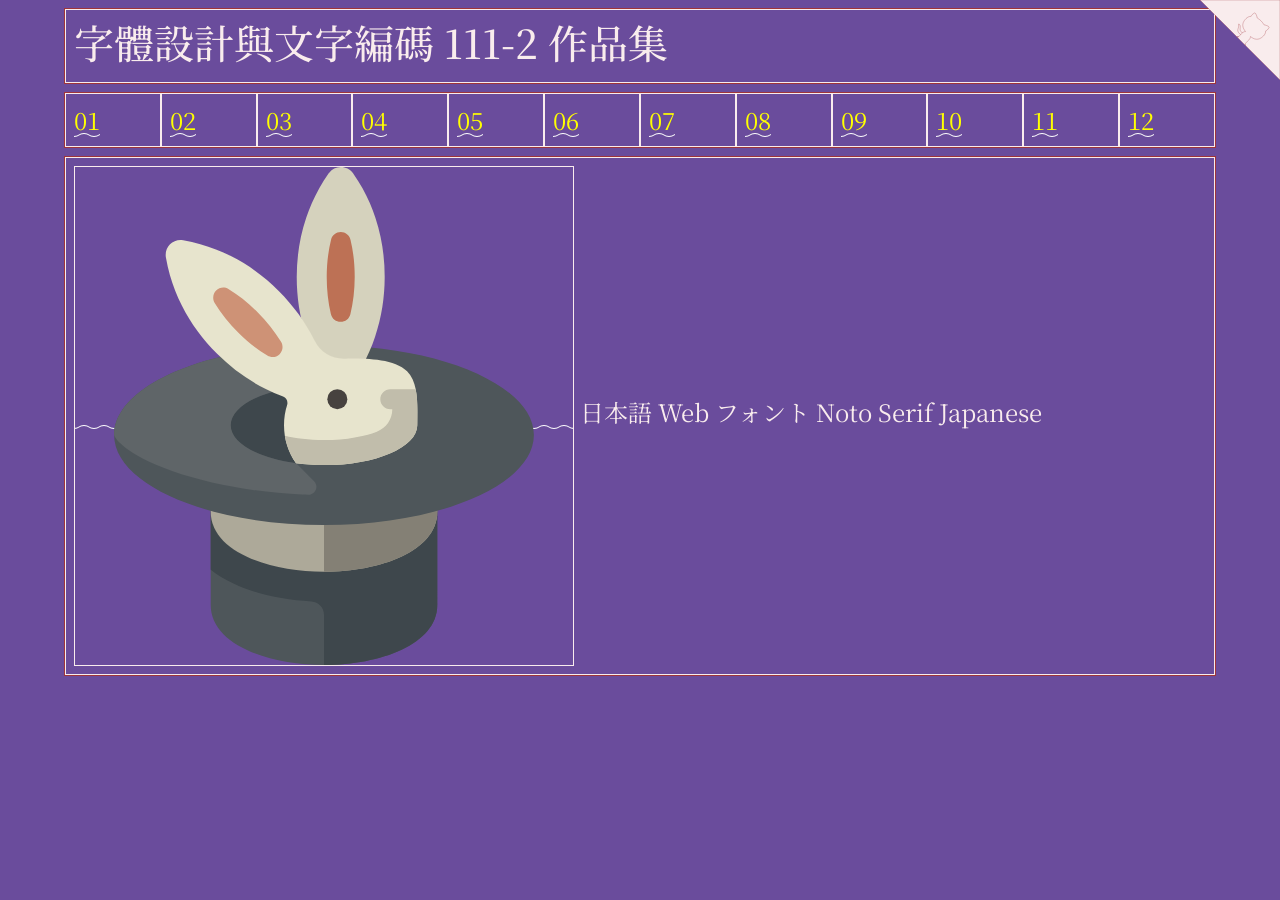
<file: hw00/index.html>
<!doctype html>
<html lang="zh-Hant-TW">
<head>
<!-- Required meta tags -->
<meta charset="utf-8">
<meta name="viewport" content="width=device-width, initial-scale=1">
<title>作品集 Portfolio</title>
<!-- Bootstrap CSS -->
<link href="https://cdn.jsdelivr.net/npm/bootstrap@5.1.0/dist/css/bootstrap.min.css" rel="stylesheet">
<style type="text/css">

  @import url('https://fonts.googleapis.com/css2?family=Noto+Serif+JP:wght@200&display=swap');

  body {
    background-color: rgb(106, 76, 156); /* #6A4C9C */
    color: rgb(106, 76, 156);
    font-family: 'Noto Serif JP', serif;
  }

  .container-fluid {
    width:  90%;
  }

  .hw12 {
    border: 1px solid rgb(159, 53, 58);
    margin-top: 8px;
    margin-bottom: 8px;
  }

  .twenty {
    border: 1px solid #f9eced;
    color: #f9eced;
    padding: 8px;
    font-size: 18pt;
  }

  .twenty a {
    color:  yellow;
  }

  .twenty a:hover {
    color: #f9eced;
    font-size:  16pt;
  }

  svg {
    border: 2px solid rgb(159, 53, 58);
  }

  path {
    pointer-events: all;
    fill: #f9eced;
    stroke: rgb(159, 53, 58);
    stroke-opacity: 0.95;
    stroke-width: 1px;
  }

  .active circle {
    stroke: #f9eced;
    stroke-width: 2px;
  }

  svg g text {
    fill: rgba(255, 255, 255, 0.95);
    background-color: rgba(255, 255, 0, 0.1);
    text-shadow: 0 0 16px #FF0000, 0 0 16px #000000;
    font-size: 24pt;
    text-anchor: middle;
  }

  .twenty:hover {
      box-shadow: 0 0 5px 3px #f9eced;
      color: cyan; 
      text-shadow: 0 0 6px #FFFFFF, 0 0 6px #000000;
  }

  img:hover {
      box-shadow: 0 0 1px 1px #f9eced;
      animation-name: happy;
      animation-duration: 0.5s;
      animation-iteration-count: infinite;
  }

  @keyframes happy {
      0% {
          transform: translateY(0px);
      }

      25% {
          transform: translateY(-15px);
      }

      50% {
          transform: translateY(0px);
      }

      75% {
          transform: translateY(-5px);
      }

      100% {
          transform: translateY(0px);
      }
  }

  img.withborder {
    border: 1px solid #f9eced;
  }

/* 揮手 */
.github-corner:hover 
.octo-arm {
  animation: octocat-wave 560ms ease-in-out
}
@keyframes octocat-wave {
  0%,100% {
    transform:rotate(0)
  }
  20%,60% {
    transform:rotate(-25deg)
  }
  40%,80% {
    transform:rotate(10deg)
  }
}
@media (max-width:500px) {
  .github-corner:hover 
  .octo-arm {
    animation:none
  }

  .github-corner 
  .octo-arm {
    animation: octocat-wave 560ms ease-in-out
  }
}

  /* 波浪 */
  a {
    color:#f30;
    text-decoration: none; 
    background: url("data:image/svg+xml,%3Csvg xmlns='http://www.w3.org/2000/svg' viewBox='0 0 20 4'%3E%3Cpath fill='none' stroke='%23fff' d='M0 3.5c5 0 5-3 10-3s5 3 10 3 5-3 10-3 5 3 10 3'/%3E%3C/svg%3E") repeat-x 0 100%; 
    background-size:20px auto; 
    animation: waveMove 1s infinite linear;
  }

  a:hover {
    color:#f30;
    text-decoration: none;
    background: none;
    animation: none;
    text-decoration: underline;
    padding:2px 0;
  }
  @keyframes waveMove {
    from { background-position:0 100%; }
    to { background-position:20px 100%; }
  }
  /* 波浪 */
</style>

</head>
<body>
<!-- https://alexlenail.me/NN-SVG/about.html -->
<!--                        你的帳號 -->
<a href="https://github.com/tjhsieh/ct2023s/" class="github-corner" aria-label="View source on Github">
  <svg width="80" height="80" viewBox="0 0 250 250" style="fill:#f9eced; color:#fff; position: absolute; top: 0; border: 0; right: 0;" aria-hidden="true">
    <path d="M0,0 L115,115 L130,115 L142,142 L250,250 L250,0 Z"></path>
    <path d="M128.3,109.0 C113.8,99.7 119.0,89.6 119.0,89.6 C122.0,82.7 120.5,78.6 120.5,78.6 C119.2,72.0 123.4,76.3 123.4,76.3 C127.3,80.9 125.5,87.3 125.5,87.3 C122.9,97.6 130.6,101.9 134.4,103.2" fill="#f9eced" stroke="#6A4C9C" style="transform-origin: 130px 106px;" class="octo-arm"></path>
    <path d="M115.0,115.0 C114.9,115.1 118.7,116.5 119.8,115.4 L133.7,101.6 C136.9,99.2 139.9,98.4 142.2,98.6 C133.8,88.0 127.5,74.4 143.8,58.0 C148.5,53.4 154.0,51.2 159.7,51.0 C160.3,49.4 163.2,43.6 171.4,40.1 C171.4,40.1 176.1,42.5 178.8,56.2 C183.1,58.6 187.2,61.8 190.9,65.4 C194.5,69.0 197.7,73.2 200.1,77.6 C213.8,80.2 216.3,84.9 216.3,84.9 C212.7,93.1 206.9,96.0 205.4,96.6 C205.1,102.4 203.0,107.8 198.3,112.5 C181.9,128.9 168.3,122.5 157.7,114.1 C157.9,116.9 156.7,120.9 152.7,124.9 L141.0,136.5 C139.8,137.7 141.6,141.9 141.8,141.8 Z" fill="#f9eced" stroke="#6A4C9C" class="octo-body"></path>
  </svg>
</a>

<div class="container-fluid">
  <!-- ---------------------------------------------- -->
  <div class="row hw12">
    <div class="col-md-12 twenty">
      <h1>字體設計與文字編碼 111-2 作品集</h1>
    </div>
  </div>

  <!-- ---------------------------------------------- -->
  <div class="row hw12">
    <div class="col twenty"><a href="../hw01/index.html">01</a></div>
    <div class="col twenty"><a href="../hw02/index.html">02</a></div>
    <div class="col twenty"><a href="../hw03/index.html">03</a></div>
    <div class="col twenty"><a href="../hw04/index.html">04</a></div>
    <div class="col twenty"><a href="../hw05/index.html">05</a></div>
    <div class="col twenty"><a href="../hw06/index.html">06</a></div>

    <div class="col twenty"><a href="../hw07/index.html">07</a></div>
    <div class="col twenty"><a href="../hw08/index.html">08</a></div>
    <div class="col twenty"><a href="../hw09/index.html">09</a></div>
    <div class="col twenty"><a href="../hw10/index.html">10</a></div>
    <div class="col twenty"><a href="../hw11/index.html">11</a></div>
    <div class="col twenty"><a href="../hw12/index.html">12</a></div>
  </div>

  <!-- ---------------------------------------------- -->
  <div class="row hw12">
    <div class="col-md-12 twenty">
      <a href="https://github.com/tjhsieh/ct2023s/"><img class="withborder" src="./image.svg" height="500"></a>

      日本語 Web フォント Noto Serif Japanese

    </div>
  </div>

  <!-- ------------------------------------------------>

</body>
</html>
</file>
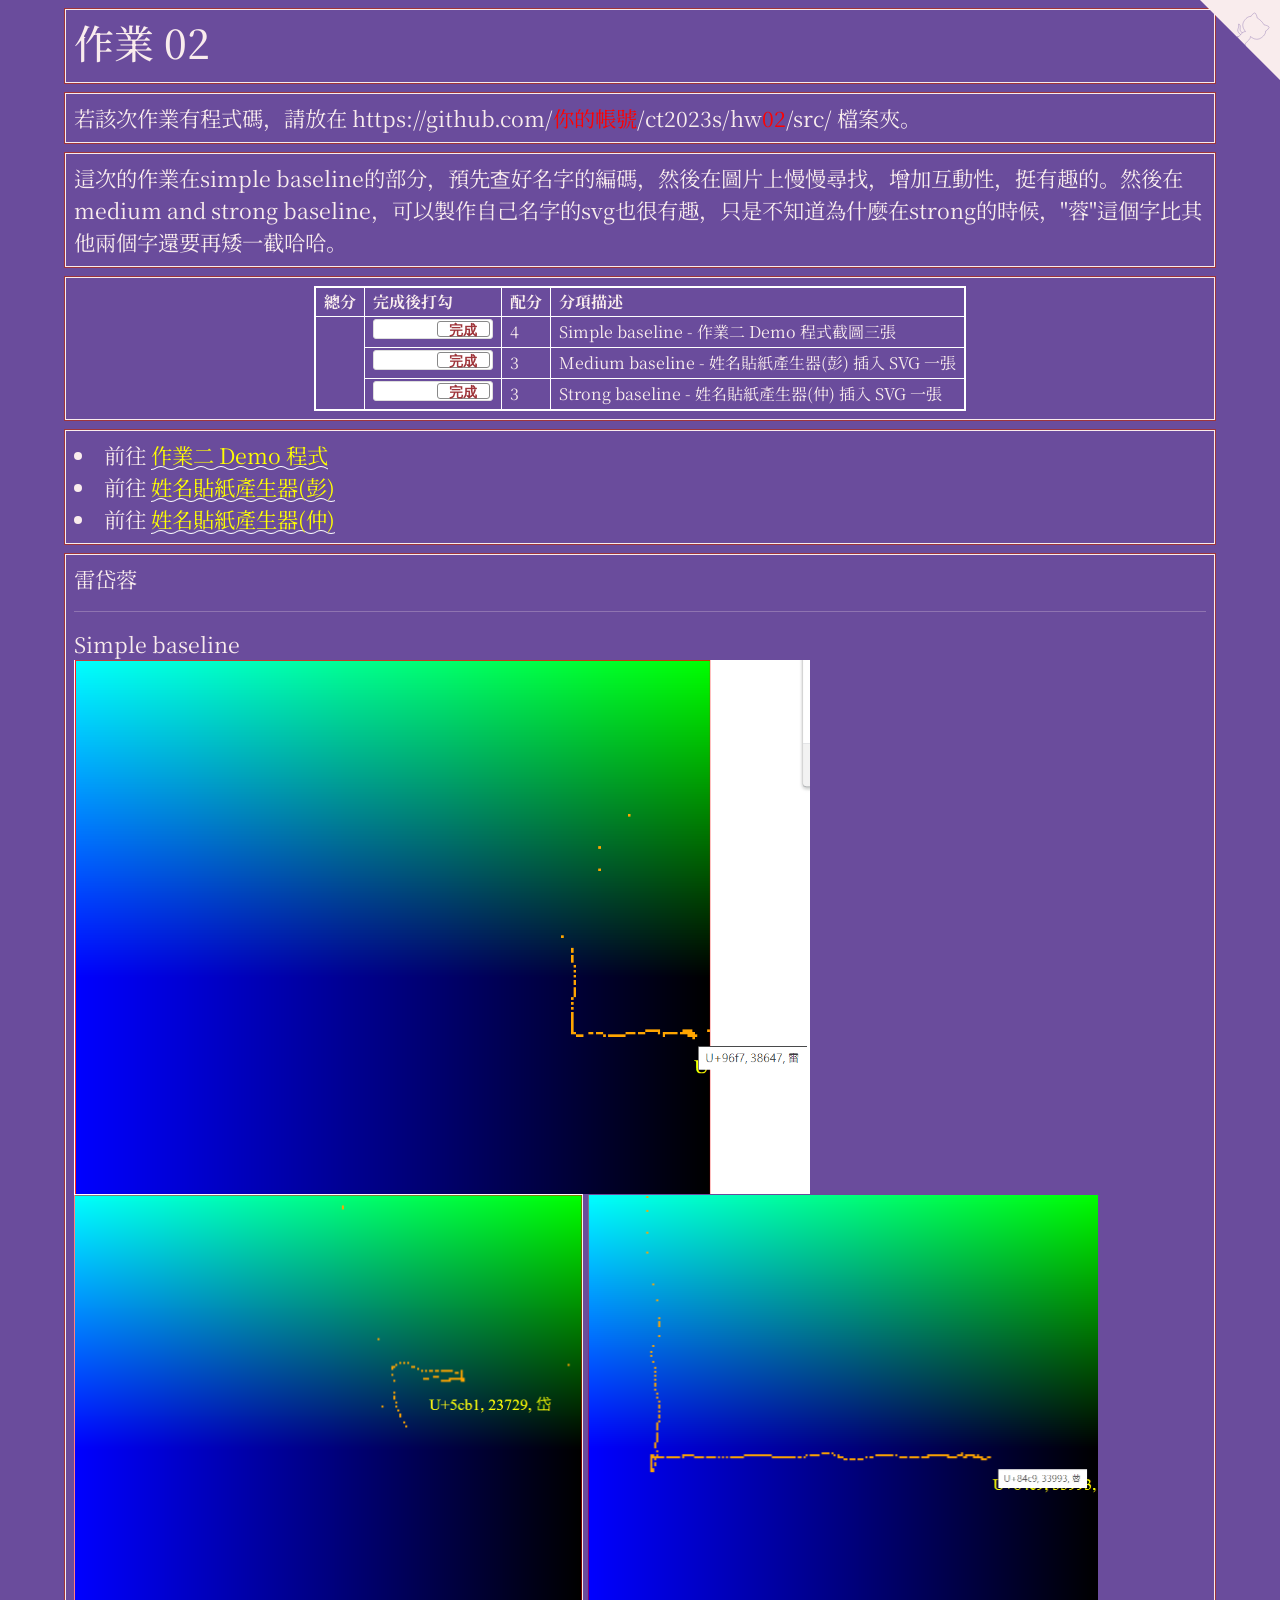
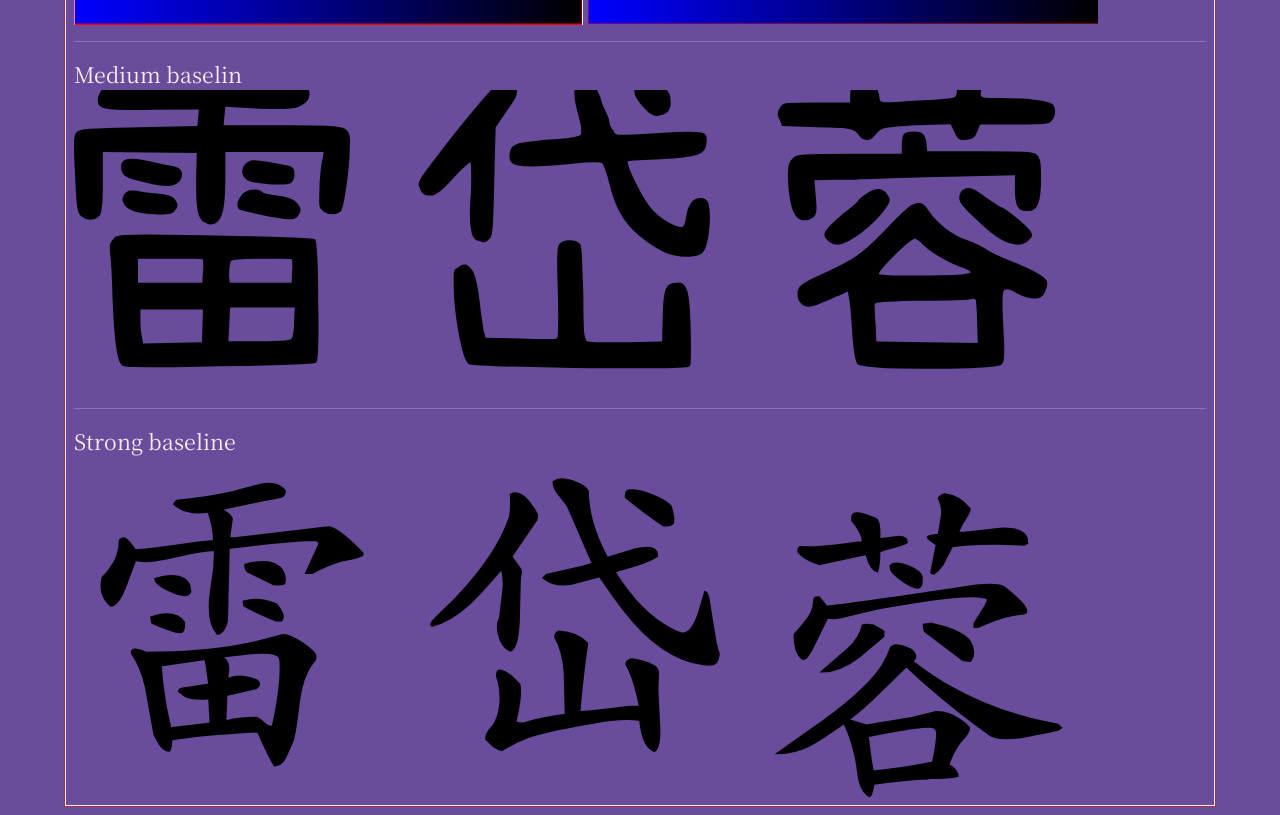
<file: hw02/index.html>
<!doctype html>
<html lang="zh-Hant-TW">
<head>
<!-- Required meta tags -->
<meta charset="utf-8">
<meta name="viewport" content="width=device-width, initial-scale=1">

<!-- D3, jquery -->
<script src="https://d3js.org/d3.v3.min.js" charset="utf-8"></script>
<script src="https://code.jquery.com/jquery-3.6.0.min.js" charset="utf-8"></script>

<!-- Bootstrap CSS -->
<link href="https://cdn.jsdelivr.net/npm/bootstrap@5.1.1/dist/css/bootstrap.min.css" rel="stylesheet">
<script src="https://cdn.jsdelivr.net/npm/bootstrap@5.1.1/dist/js/bootstrap.bundle.min.js"></script>

<title>作品集 Portfolio</title>
<!-- https://alexlenail.me/NN-SVG/about.html -->
<link rel="icon" href="../hw00/favicon.svg"/>
<style type="text/css">
  @import url('https://fonts.googleapis.com/css2?family=Noto+Serif+JP:wght@200&display=swap');

  table {
  border-collapse: collapse;
  border: 2px solid white; /* rgba(217,140,144,1) */
  font-size:  12pt;
  margin-left: auto;
  margin-right: auto;
  }

  td,
  th {
  border: 1px solid white;
  padding: 2px 8px;
  }

  .flipswitch
  {
      position: relative;
      background: white;
      width: 120px;
      height: 20px;
      -webkit-appearance: initial;
      border-radius: 3px;
      -webkit-tap-highlight-color: rgba(0, 0, 0, 0);
      outline:none;
      font-size: 14px;
      font-family: Trebuchet, Arial, sans-serif;
      font-weight: bold;
      cursor:pointer;
      border:1px solid #ddd;
  }
  .flipswitch:after
  {
      position:absolute;
      top:5%;
      display:block; 
      line-height:16px;
      width:45%;
      height:90%;
      background:#fff;
      box-sizing:border-box;
      text-align:center;
      transition: all 0.3s ease-in 0s; 
      color:rgba(159,53,58,1);
      border:#888 1px solid;
      border-radius:3px;
  }
  .flipswitch:after
  {
      left:2%;
      content: "未完成";
  }
  .flipswitch:checked:after
  {
      left:53%;
      content: "完成";
  }

  body {
    background-color: rgb(106, 76, 156); /* #6A4C9C */
    color: rgb(106, 76, 156);
    font-family: 'Noto Serif JP', serif;
  }

  .container-fluid {
    width:  90%;
  }

  .hw12 {
    border: 1px solid rgb(159, 53, 58);
    margin-top: 8px;
    margin-bottom: 8px;
  }

  .twenty {
    border: 1px solid #f9eced;
    color: #f9eced;
    padding: 8px;
    font-size: 16pt;
  }

  .twenty:hover {
      box-shadow: 0 0 5px 3px #f9eced;
      color: cyan; 
      text-shadow: 0 0 6px #FFFFFF, 0 0 6px #000000;
  }

  .github-corner:hover 
  .octo-arm {
    animation: octocat-wave 560ms ease-in-out
  }
  @keyframes octocat-wave {
    0%,100% {
      transform:rotate(0)
    }
    20%,60% {
      transform:rotate(-25deg)
    }
    40%,80% {
      transform:rotate(10deg)
    }
  }
  @media (max-width:500px) {
    .github-corner:hover 
    .octo-arm {
      animation:none
    }

    .github-corner 
    .octo-arm {
      animation: octocat-wave 560ms ease-in-out
    }
  }

  /* 波浪 */
  a {
    color:yellow;
    text-decoration: none; 
    background: url("data:image/svg+xml,%3Csvg xmlns='http://www.w3.org/2000/svg' viewBox='0 0 20 4'%3E%3Cpath fill='none' stroke='%23fff' d='M0 3.5c5 0 5-3 10-3s5 3 10 3 5-3 10-3 5 3 10 3'/%3E%3C/svg%3E") repeat-x 0 100%; 
    background-size:20px auto; 
    animation: waveMove 1s infinite linear;
  }

  a:hover {
    color:#f30;
    text-decoration: none;
    background: none;
    animation: none;
    text-decoration: underline;
    padding:2px 0;
  }
  @keyframes waveMove {
    from { background-position:0 100%; }
    to { background-position:20px 100%; }
  }
  /* 波浪 */
</style>
</head>
<body>
<!-- https://alexlenail.me/NN-SVG/about.html -->
<a href="https://github.com/beckylei/ct2023s/" class="github-corner" aria-label="View source on Github">
  <svg width="80" height="80" viewBox="0 0 250 250" style="fill:#f9eced; color:#fff; position: absolute; top: 0; border: 0; right: 0;" aria-hidden="true">
    <path d="M0,0 L115,115 L130,115 L142,142 L250,250 L250,0 Z"></path>
    <path d="M128.3,109.0 C113.8,99.7 119.0,89.6 119.0,89.6 C122.0,82.7 120.5,78.6 120.5,78.6 C119.2,72.0 123.4,76.3 123.4,76.3 C127.3,80.9 125.5,87.3 125.5,87.3 C122.9,97.6 130.6,101.9 134.4,103.2" fill="#f9eced" stroke="#6A4C9C" style="transform-origin: 130px 106px;" class="octo-arm"></path>
    <path d="M115.0,115.0 C114.9,115.1 118.7,116.5 119.8,115.4 L133.7,101.6 C136.9,99.2 139.9,98.4 142.2,98.6 C133.8,88.0 127.5,74.4 143.8,58.0 C148.5,53.4 154.0,51.2 159.7,51.0 C160.3,49.4 163.2,43.6 171.4,40.1 C171.4,40.1 176.1,42.5 178.8,56.2 C183.1,58.6 187.2,61.8 190.9,65.4 C194.5,69.0 197.7,73.2 200.1,77.6 C213.8,80.2 216.3,84.9 216.3,84.9 C212.7,93.1 206.9,96.0 205.4,96.6 C205.1,102.4 203.0,107.8 198.3,112.5 C181.9,128.9 168.3,122.5 157.7,114.1 C157.9,116.9 156.7,120.9 152.7,124.9 L141.0,136.5 C139.8,137.7 141.6,141.9 141.8,141.8 Z" fill="#f9eced" stroke="#6A4C9C" class="octo-body"></path>
  </svg>
</a>

<div class="container-fluid">

  <!-- ------------------------------------------------>
  <div class="row hw12">
    <div class="col-md-12 twenty">
      <h1>作業 02</h1>
    </div>
  </div>

  <!-- ------------------------------------------------>
  <div class="row hw12">
    <div class="col-md-12 twenty">
      若該次作業有程式碼，請放在 https://github.com/<span style="color:red;">你的帳號</span>/ct2023s/hw<span style="color:red;">02</span>/src/ 檔案夾。
    </div>
  </div>

  <!-- ------------------------------------------------>
  <div class="row hw12">
    <div class="col-md-12 twenty">
      這次的作業在simple baseline的部分，預先查好名字的編碼，然後在圖片上慢慢尋找，增加互動性，挺有趣的。然後在medium and strong baseline，可以製作自己名字的svg也很有趣，只是不知道為什麼在strong的時候，"蓉"這個字比其他兩個字還要再矮一截哈哈。
    </div>
  </div>

  <!-- ------------------------------------------------>
  <div class="row hw12">
    <div class="col-md-12 twenty">
      <table>
        <tr>
          <th>總分</th>
          <th>完成後打勾</th>
          <th>配分</th>
          <th>分項描述</th>
        </tr>
        <tr>
          <td rowspan="7" id="myTotal"></td>
          <td><input type="checkbox" class="flipswitch" id="myCheckbox1" checked></td>
          <td id='m1'>4</td>
          <td>Simple baseline - 作業二 Demo 程式截圖三張</td>
        </tr>
        <tr>
          <td><input type="checkbox" class="flipswitch" id="myCheckbox2" checked></td>
          <td id='m2'>3</td>
          <td>Medium baseline - 姓名貼紙產生器(彭) 插入 SVG 一張</td>
        </tr>
        <tr>
          <td><input type="checkbox" class="flipswitch" id="myCheckbox3" checked></td>
          <td id='m3'>3</td>
          <td>Strong baseline - 姓名貼紙產生器(仲) 插入 SVG 一張</td>
        </tr>
      </table>
    </div>
  </div>

  <!-- ------------------------------------------------>
  <div class="row hw12">
    <div class="col-md-12 twenty">
      <li>前往 <a href="https://tjhsieh.github.io/c/ct/ct2023s/html/unicode/index.html">作業二 Demo 程式</a></li>
      <li>前往  <a href="https://howlemon.github.io/ct2022s/hw02/index.html" target="_blank"> 姓名貼紙產生器(彭)</a> </li>
      <li>前往  <a href="https://t109598105.github.io/vis2021s/lab07/index.html" target="_blank"> 姓名貼紙產生器(仲)</a> </li>
    </div>
  </div>


  <!-- ------------------------------------------------>
  <div class="row hw12">
    <div class="col-md-12 twenty">
      雷岱蓉
      <hr>
      Simple baseline <br>

      <img src="./1_1_96f7.png" width="65%" /><br>
      <img src="./1_2_5cb1.png" width="45%" />
      <img src="./1_3_84c9.png" width="45%" />

      <hr>
      Medium baselin <br>
      <img src="./2_myname.svg" width="90%" />

      <hr>
      Strong baseline<br>
      <img src="./3_1_U+96F7.svg" width="30%" />
      <img src="./3_2_U+5CB1.svg" width="30%" />
      <img src="./3_3_U+84C9.svg" width="30%" />
    </div>
  </div>



  <!-- ------------------------------------------------>

  <!-- ------------------------------------------------>


<script>
  $(function() {
    var f = function() {
      $(this).next().text($(this).is(':checked') ? '做完' : '未做完');
    };
    $('input').change(f).trigger('change');
  });

  d3.select("#myCheckbox1").on("change",update);
  d3.select("#myCheckbox2").on("change",update);
  d3.select("#myCheckbox3").on("change",update);
  d3.select("#myCheckbox4").on("change",update);
  d3.select("#myCheckbox5").on("change",update);
  d3.select("#myCheckbox6").on("change",update);
  d3.select("#myCheckbox7").on("change",update);

  update();
  
  function update(){

    var score = 0;

    if (d3.select("#myCheckbox1").property("checked")){
      score += parseInt(d3.select('#m1').html());
    }

    if (d3.select("#myCheckbox2").property("checked")){
      score += parseInt(d3.select('#m2').html());   
    }

    if (d3.select("#myCheckbox3").property("checked")){
      score += parseInt(d3.select('#m3').html());   
    }

    d3.select("#myTotal").html(score);    
  }
</script>

</body>
</html>
</file>
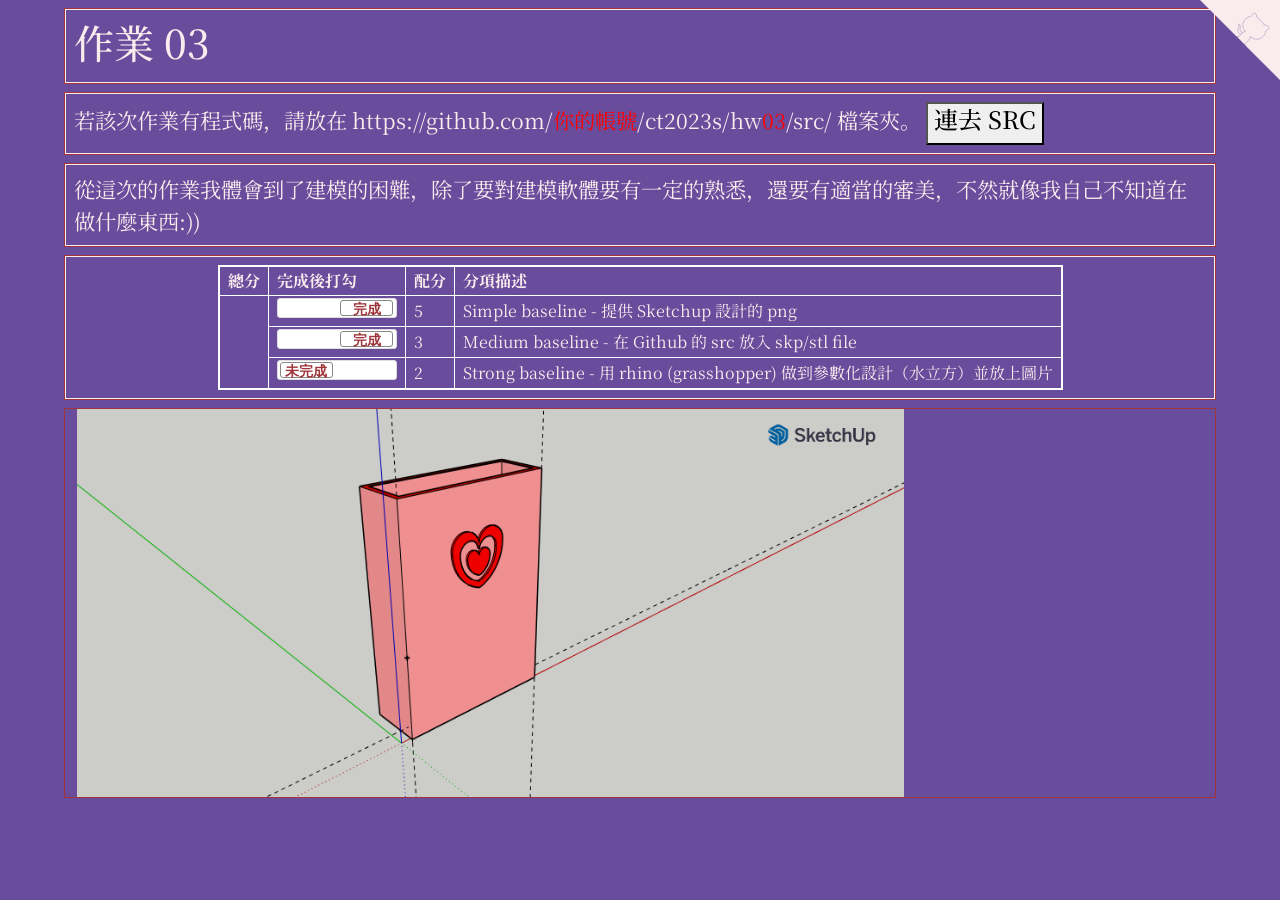
<file: hw03/index.html>
<!doctype html>
<html lang="zh-Hant-TW">
<head>
<!-- Required meta tags -->
<meta charset="utf-8">
<meta name="viewport" content="width=device-width, initial-scale=1">

<!-- D3, jquery -->
<script src="https://d3js.org/d3.v3.min.js" charset="utf-8"></script>
<script src="https://code.jquery.com/jquery-3.6.0.min.js" charset="utf-8"></script>

<!-- Bootstrap CSS -->
<link href="https://cdn.jsdelivr.net/npm/bootstrap@5.1.1/dist/css/bootstrap.min.css" rel="stylesheet">
<script src="https://cdn.jsdelivr.net/npm/bootstrap@5.1.1/dist/js/bootstrap.bundle.min.js"></script>

<title>作品集 Portfolio</title>
<style type="text/css">
  @import url('https://fonts.googleapis.com/css2?family=Noto+Serif+JP:wght@200&display=swap');

  table {
  border-collapse: collapse;
  border: 2px solid white; /* rgba(217,140,144,1) */
  font-size:  12pt;
  margin-left: auto;
  margin-right: auto;
  }

  td,
  th {
  border: 1px solid white;
  padding: 2px 8px;
  }

  .flipswitch
  {
      position: relative;
      background: white;
      width: 120px;
      height: 20px;
      -webkit-appearance: initial;
      border-radius: 3px;
      -webkit-tap-highlight-color: rgba(0, 0, 0, 0);
      outline:none;
      font-size: 14px;
      font-family: Trebuchet, Arial, sans-serif;
      font-weight: bold;
      cursor:pointer;
      border:1px solid #ddd;
  }
  .flipswitch:after
  {
      position:absolute;
      top:5%;
      display:block; 
      line-height:16px;
      width:45%;
      height:90%;
      background:#fff;
      box-sizing:border-box;
      text-align:center;
      transition: all 0.3s ease-in 0s; 
      color:rgba(159,53,58,1);
      border:#888 1px solid;
      border-radius:3px;
  }
  .flipswitch:after
  {
      left:2%;
      content: "未完成";
  }
  .flipswitch:checked:after
  {
      left:53%;
      content: "完成";
  }

  body {
    background-color: rgb(106, 76, 156); /* #6A4C9C */
    color: rgb(106, 76, 156);
    font-family: 'Noto Serif JP', serif;
  }

  .container-fluid {
    width:  90%;
  }

  .hw12 {
    border: 1px solid rgb(159, 53, 58);
    margin-top: 8px;
    margin-bottom: 8px;
  }

  .twenty {
    border: 1px solid #f9eced;
    color: #f9eced;
    padding: 8px;
    font-size: 16pt;
  }

  .twenty:hover {
      box-shadow: 0 0 5px 3px #f9eced;
      color: cyan; 
      text-shadow: 0 0 6px #FFFFFF, 0 0 6px #000000;
  }

  .github-corner:hover 
  .octo-arm {
    animation: octocat-wave 560ms ease-in-out
  }
  @keyframes octocat-wave {
    0%,100% {
      transform:rotate(0)
    }
    20%,60% {
      transform:rotate(-25deg)
    }
    40%,80% {
      transform:rotate(10deg)
    }
  }
  @media (max-width:500px) {
    .github-corner:hover 
    .octo-arm {
      animation:none
    }

    .github-corner 
    .octo-arm {
      animation: octocat-wave 560ms ease-in-out
    }
  }

  /* 波浪 */
  a {
    color:yellow;
    text-decoration: none; 
    background: url("data:image/svg+xml,%3Csvg xmlns='http://www.w3.org/2000/svg' viewBox='0 0 20 4'%3E%3Cpath fill='none' stroke='%23fff' d='M0 3.5c5 0 5-3 10-3s5 3 10 3 5-3 10-3 5 3 10 3'/%3E%3C/svg%3E") repeat-x 0 100%; 
    background-size:20px auto; 
    animation: waveMove 1s infinite linear;
  }

  a:hover {
    color:#f30;
    text-decoration: none;
    background: none;
    animation: none;
    text-decoration: underline;
    padding:2px 0;
  }
  @keyframes waveMove {
    from { background-position:0 100%; }
    to { background-position:20px 100%; }
  }
  /* 波浪 */
</style>
</head>
<body>
<!-- https://alexlenail.me/NN-SVG/about.html -->
<a href="https://github.com/beckylei/ct2023s/" class="github-corner" aria-label="View source on Github">
  <svg width="80" height="80" viewBox="0 0 250 250" style="fill:#f9eced; color:#fff; position: absolute; top: 0; border: 0; right: 0;" aria-hidden="true">
    <path d="M0,0 L115,115 L130,115 L142,142 L250,250 L250,0 Z"></path>
    <path d="M128.3,109.0 C113.8,99.7 119.0,89.6 119.0,89.6 C122.0,82.7 120.5,78.6 120.5,78.6 C119.2,72.0 123.4,76.3 123.4,76.3 C127.3,80.9 125.5,87.3 125.5,87.3 C122.9,97.6 130.6,101.9 134.4,103.2" fill="#f9eced" stroke="#6A4C9C" style="transform-origin: 130px 106px;" class="octo-arm"></path>
    <path d="M115.0,115.0 C114.9,115.1 118.7,116.5 119.8,115.4 L133.7,101.6 C136.9,99.2 139.9,98.4 142.2,98.6 C133.8,88.0 127.5,74.4 143.8,58.0 C148.5,53.4 154.0,51.2 159.7,51.0 C160.3,49.4 163.2,43.6 171.4,40.1 C171.4,40.1 176.1,42.5 178.8,56.2 C183.1,58.6 187.2,61.8 190.9,65.4 C194.5,69.0 197.7,73.2 200.1,77.6 C213.8,80.2 216.3,84.9 216.3,84.9 C212.7,93.1 206.9,96.0 205.4,96.6 C205.1,102.4 203.0,107.8 198.3,112.5 C181.9,128.9 168.3,122.5 157.7,114.1 C157.9,116.9 156.7,120.9 152.7,124.9 L141.0,136.5 C139.8,137.7 141.6,141.9 141.8,141.8 Z" fill="#f9eced" stroke="#6A4C9C" class="octo-body"></path>
  </svg>
</a>

<div class="container-fluid">

  <!-- ------------------------------------------------>
  <div class="row hw12">
    <div class="col-md-12 twenty">
      <h1>作業 03</h1>
    </div>
  </div>

  <!-- ------------------------------------------------>
  <div class="row hw12">
    <div class="col-md-12 twenty">
      若該次作業有程式碼，請放在 https://github.com/<span style="color:red;">你的帳號</span>/ct2023s/hw<span style="color:red;">03</span>/src/ 檔案夾。
      <button class="button btn-sm btn-light"><a href="https://github.com/beckylei/ct2023s/tree/main/hw03/src"><H4 style="color:black;">連去 SRC</H4></a></button>
    </div>
  </div>

  <!-- ------------------------------------------------>
  <div class="row hw12">
    <div class="col-md-12 twenty">
      從這次的作業我體會到了建模的困難，除了要對建模軟體要有一定的熟悉，還要有適當的審美，不然就像我自己不知道在做什麼東西:))

    </div>
  </div>

  <!-- ------------------------------------------------>
  <div class="row hw12">
    <div class="col-md-12 twenty">
      <table>
        <tr>
          <th>總分</th>
          <th>完成後打勾</th>
          <th>配分</th>
          <th>分項描述</th>
        </tr>
        <tr>
          <td rowspan="7" id="myTotal"></td>
          <td><input type="checkbox" class="flipswitch" id="myCheckbox1" checked></td>
          <td id='m1'>5</td>
          <td>Simple baseline - 提供 Sketchup 設計的 png</td>
        </tr>
        <tr>
          <td><input type="checkbox" class="flipswitch" id="myCheckbox2" checked></td>
          <td id='m2'>3</td>
          <td>Medium baseline - 在 Github 的 src 放入 skp/stl file </td>
        </tr>
        <tr>
          <td><input type="checkbox" class="flipswitch" id="myCheckbox3"></td>
          <td id='m3'>2</td>
          <td>Strong baseline - 用 rhino (grasshopper) 做到參數化設計（水立方）並放上圖片 </td>
        </tr>
      </table>
    </div>
  </div>

  <!-- ------------------------------------------------>
  <div class="row hw12">
    <div class="col-md-6">
        <img src="src/111598069_hw3.png" width="150%">
    </div>
  </div>

  <!-- ------------------------------------------------>

  <!-- ------------------------------------------------>


<script>
  $(function() {
    var f = function() {
      $(this).next().text($(this).is(':checked') ? '做完' : '未做完');
    };
    $('input').change(f).trigger('change');
  });

  d3.select("#myCheckbox1").on("change",update);
  d3.select("#myCheckbox2").on("change",update);
  d3.select("#myCheckbox3").on("change",update);
  d3.select("#myCheckbox4").on("change",update);
  d3.select("#myCheckbox5").on("change",update);
  d3.select("#myCheckbox6").on("change",update);
  d3.select("#myCheckbox7").on("change",update);

  update();
  
  function update(){

    var score = 0;

    if (d3.select("#myCheckbox1").property("checked")){
      score += parseInt(d3.select('#m1').html());
    }

    if (d3.select("#myCheckbox2").property("checked")){
      score += parseInt(d3.select('#m2').html());   
    }

    if (d3.select("#myCheckbox3").property("checked")){
      score += parseInt(d3.select('#m3').html());   
    }

    d3.select("#myTotal").html(score);    
  }
</script>

</body>
</html>
</file>
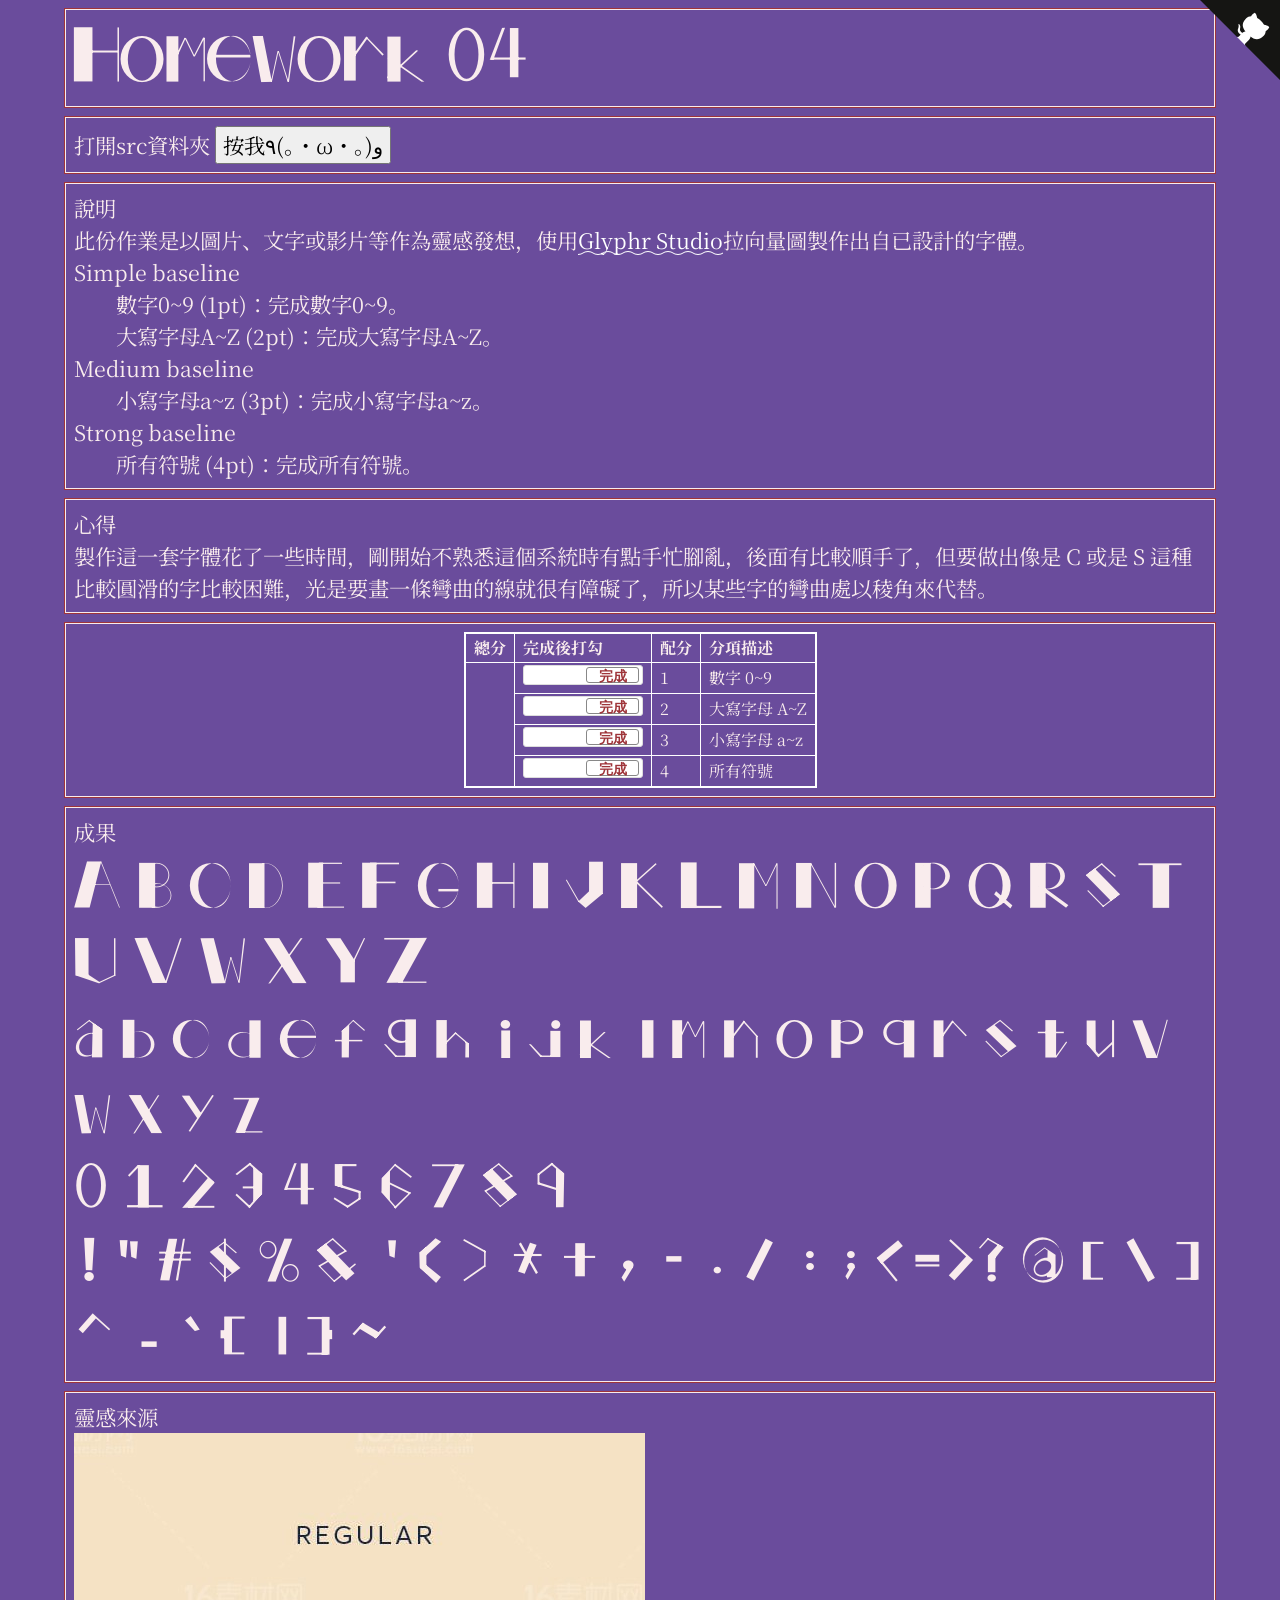
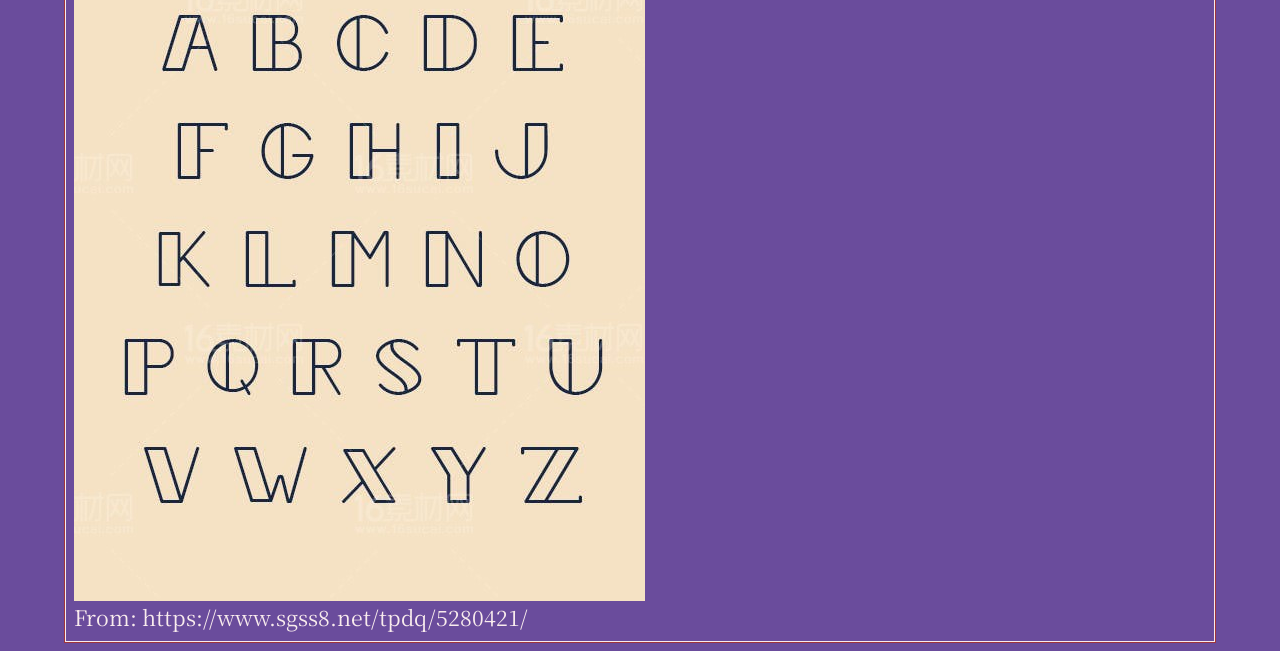
<file: hw04/index.html>
<!doctype html>
<html lang="zh-Hant-TW">
  <head>
  <!-- Required meta tags -->
  <meta charset="utf-8">
  <meta name="viewport" content="width=device-width, initial-scale=1">

  <!-- D3, jquery -->
  <script src="https://d3js.org/d3.v3.min.js" charset="utf-8"></script>
  <script src="https://code.jquery.com/jquery-3.6.0.min.js" charset="utf-8"></script>

  <!-- Bootstrap CSS -->
  <link href="https://cdn.jsdelivr.net/npm/bootstrap@5.1.1/dist/css/bootstrap.min.css" rel="stylesheet">
  <script src="https://cdn.jsdelivr.net/npm/bootstrap@5.1.1/dist/js/bootstrap.bundle.min.js"></script>

  <!-- CSS -->
  <link href="css/mystyle.css" rel="stylesheet">

  <title>作品集 Portfolio</title>
  <style type="text/css">

    @import url('https://fonts.googleapis.com/css2?family=Noto+Serif+JP:wght@200&display=swap');
  
    table {
    border-collapse: collapse;
    border: 2px solid white; /* rgba(217,140,144,1) */
    font-size:  12pt;
    margin-left: auto;
    margin-right: auto;
    }
  
    td,
    th {
    border: 1px solid white;
    padding: 2px 8px;
    }
  
    .flipswitch
    {
        position: relative;
        background: white;
        width: 120px;
        height: 20px;
        -webkit-appearance: initial;
        border-radius: 3px;
        -webkit-tap-highlight-color: rgba(0, 0, 0, 0);
        outline:none;
        font-size: 14px;
        font-family: Trebuchet, Arial, sans-serif;
        font-weight: bold;
        cursor:pointer;
        border:1px solid #ddd;
    }
    .flipswitch:after
    {
        position:absolute;
        top:5%;
        display:block; 
        line-height:16px;
        width:45%;
        height:90%;
        background:#fff;
        box-sizing:border-box;
        text-align:center;
        transition: all 0.3s ease-in 0s; 
        color:rgba(159,53,58,1);
        border:#888 1px solid;
        border-radius:3px;
    }
    .flipswitch:after
    {
        left:2%;
        content: "未完成";
    }
    .flipswitch:checked:after
    {
        left:53%;
        content: "完成";
    }
  
    body {
      background-color: rgb(106, 76, 156); /* #6A4C9C */
      color: rgb(106, 76, 156);
      font-family: 'Noto Serif JP', serif;
    }
  
    .container-fluid {
      width:  90%;
    }
  
    .hw12 {
      border: 1px solid rgb(159, 53, 58);
      margin-top: 8px;
      margin-bottom: 8px;
    }
  
    .twenty {
      border: 1px solid #f9eced;
      color: #f9eced;
      padding: 8px;
      font-size: 16pt;
    }
  
    .twenty:hover {
        box-shadow: 0 0 5px 3px #f9eced;
        color: cyan; 
        text-shadow: 0 0 6px #FFFFFF, 0 0 6px #000000;
    }
  
  
    .github-corner:hover 
    .octo-arm {
      animation: octocat-wave 560ms ease-in-out
    }
    @keyframes octocat-wave {
      0%,100% {
        transform:rotate(0)
      }
      20%,60% {
        transform:rotate(-25deg)
      }
      40%,80% {
        transform:rotate(10deg)
      }
    }
    @media (max-width:500px) {
      .github-corner:hover 
      .octo-arm {
        animation:none
      }
  
      .github-corner 
      .octo-arm {
        animation: octocat-wave 560ms ease-in-out
      }
    }
  
    /* 波浪 */
    a {
      color:#fff;
      text-decoration: none; 
      background: url("data:image/svg+xml,%3Csvg xmlns='http://www.w3.org/2000/svg' viewBox='0 0 20 4'%3E%3Cpath fill='none' stroke='%23fff' d='M0 3.5c5 0 5-3 10-3s5 3 10 3 5-3 10-3 5 3 10 3'/%3E%3C/svg%3E") repeat-x 0 100%; 
      background-size:20px auto; 
      animation: waveMove 1s infinite linear;
    }
  
    a:hover {
      color:#faa;
      text-decoration: none;
      background: none;
      animation: none;
      text-decoration: underline;
      padding:2px 0;
    }
    @keyframes waveMove {
      from { background-position:0 100%; }
      to { background-position:20px 100%; }
    }
  </style>


  </head>
  <body>

    <!-- https://alexlenail.me/NN-SVG/about.html -->
   <a href="https://github.com/beckylei/ct2023s/" class="github-corner" aria-label="View source on Github">
    <svg width="80" height="80" viewBox="0 0 250 250" style="fill:#151513; color:#fff; position: absolute; top: 0; border: 0; right: 0;" aria-hidden="true">
      <path d="M0,0 L115,115 L130,115 L142,142 L250,250 L250,0 Z"></path>
      <path d="M128.3,109.0 C113.8,99.7 119.0,89.6 119.0,89.6 C122.0,82.7 120.5,78.6 120.5,78.6 C119.2,72.0 123.4,76.3 123.4,76.3 C127.3,80.9 125.5,87.3 125.5,87.3 C122.9,97.6 130.6,101.9 134.4,103.2" fill="currentColor" style="transform-origin: 130px 106px;" class="octo-arm"></path>
      <path d="M115.0,115.0 C114.9,115.1 118.7,116.5 119.8,115.4 L133.7,101.6 C136.9,99.2 139.9,98.4 142.2,98.6 C133.8,88.0 127.5,74.4 143.8,58.0 C148.5,53.4 154.0,51.2 159.7,51.0 C160.3,49.4 163.2,43.6 171.4,40.1 C171.4,40.1 176.1,42.5 178.8,56.2 C183.1,58.6 187.2,61.8 190.9,65.4 C194.5,69.0 197.7,73.2 200.1,77.6 C213.8,80.2 216.3,84.9 216.3,84.9 C212.7,93.1 206.9,96.0 205.4,96.6 C205.1,102.4 203.0,107.8 198.3,112.5 C181.9,128.9 168.3,122.5 157.7,114.1 C157.9,116.9 156.7,120.9 152.7,124.9 L141.0,136.5 C139.8,137.7 141.6,141.9 141.8,141.8 Z" fill="currentColor" class="octo-body"></path>
    </svg>
  </a>

  <div class="container-fluid">

    <!-- ------------------------------------------------>
    <div class="row hw12">
      <div class="col-md-12 twenty">
        <h1 style="font-family: OFont; font-size: 60px;">Homework 04</h1>
      </div>
    </div>

    <!-- ------------------------------------------------>
    <div class="row hw12">
      <div class="col-md-12 twenty">
        打開src資料夾
        <input type="button" name="back" onclick="location.href='https://github.com/beckylei/ct2023s/tree/main/hw04/src'" value="按我٩(｡・ω・｡)و">
      </div>
    </div>

    <!-- ------------------------------------------------>
    <div class="row hw12">
      <div class="col-md-12 twenty">
        說明<br>
        此份作業是以圖片、文字或影片等作為靈感發想，使用<a href="https://www.glyphrstudio.com/" style="color: #fff">Glyphr Studio</a>拉向量圖製作出自已設計的字體。<br>
        Simple baseline<br>
        &emsp;&emsp;數字0~9 (1pt)：完成數字0~9。<br>
        &emsp;&emsp;大寫字母A~Z (2pt)：完成大寫字母A~Z。<br>
        Medium baseline<br>
        &emsp;&emsp;小寫字母a~z (3pt)：完成小寫字母a~z。<br>
        Strong baseline<br>
        &emsp;&emsp;所有符號 (4pt)：完成所有符號。<br>

      </div>
    </div>

    <!-- ------------------------------------------------>
    <div class="row hw12">
      <div class="col-md-12 twenty">
        心得<br>
        製作這一套字體花了一些時間，剛開始不熟悉這個系統時有點手忙腳亂，後面有比較順手了，但要做出像是 C 或是 S 這種比較圓滑的字比較困難，光是要畫一條彎曲的線就很有障礙了，所以某些字的彎曲處以稜角來代替。
      </div>
    </div>


    <!-- ------------------------------------------------>
    <div class="row hw12">
      <div class="col-md-12 twenty">
        <table>
          <tr>
            <th>總分</th>
            <th>完成後打勾</th>
            <th>配分</th>
            <th>分項描述</th>
          </tr>
          <tr>
            <td rowspan="4" id="myTotal"></td>
            <td><input type="checkbox" class="flipswitch" id="myCheckbox1" checked="checked"></td>
            <td id='m1'>1</td>
            <td>數字 0~9</td>
          </tr>
          <tr>
            <td><input type="checkbox" class="flipswitch" id="myCheckbox2" checked="checked"></td>
            <td id='m2'>2</td>
            <td>大寫字母 A~Z</td>
          </tr>
          <tr>
            <td><input type="checkbox" class="flipswitch" id="myCheckbox3" checked="checked"></td>
            <td id='m3'>3</td>
            <td>小寫字母 a~z</td>
          </tr>
          <tr>
            <td><input type="checkbox" class="flipswitch" id="myCheckbox4" checked="checked"></td>
            <td id='m4'>4</td>
            <td>所有符號</td>
          </tr>
        </table>
      </div>
    </div>

    <!-- ------------------------------------------------>
    <div class="row hw12">
      <div class="col-md-12 twenty">
        成果<br>
        <span style="font-family: OFont; font-size: 50px;">
          A B C D E F G H I J K L M N O P Q R S T U V W X Y Z<br>
          a b c d e f g h i j k l m n o p q r s t u v w x y z<br>
          0 1 2 3 4 5 6 7 8 9<br>
          ! " # $ % & ' ( ) * + , - . / : ; &lt;=&gt;? @ [ \ ] ^ _ ` { | } ~<br>
        </span>
      </div>
    </div>

    <!-- ------------------------------------------------>
    <div class="row hw12">
      <div class="col-md-12 twenty">
        靈感來源<br>
        <img src="img/source.jpg"><br>
        From: https://www.sgss8.net/tpdq/5280421/
      </div>
    </div>


    <!-- ------------------------------------------------>


  <script>
    $(function() {
      var f = function() {
        $(this).next().text($(this).is(':checked') ? '做完' : '未做完');
      };
      $('input').change(f).trigger('change');
    });

    d3.select("#myCheckbox1").on("change",update);
    d3.select("#myCheckbox2").on("change",update);
    d3.select("#myCheckbox3").on("change",update);
    d3.select("#myCheckbox4").on("change",update);


    update();
    
    function update(){

      var score = 0;

      if (d3.select("#myCheckbox1").property("checked")){
        score += parseInt(d3.select('#m1').html());
      }

      if (d3.select("#myCheckbox2").property("checked")){
        score += parseInt(d3.select('#m2').html());   
      }

      if (d3.select("#myCheckbox3").property("checked")){
        score += parseInt(d3.select('#m3').html());   
      }

      if (d3.select("#myCheckbox4").property("checked")){
        score += parseInt(d3.select('#m4').html());   
      }


      d3.select("#myTotal").html(score);    
    }
  </script>

  </body>
</html>
</file>
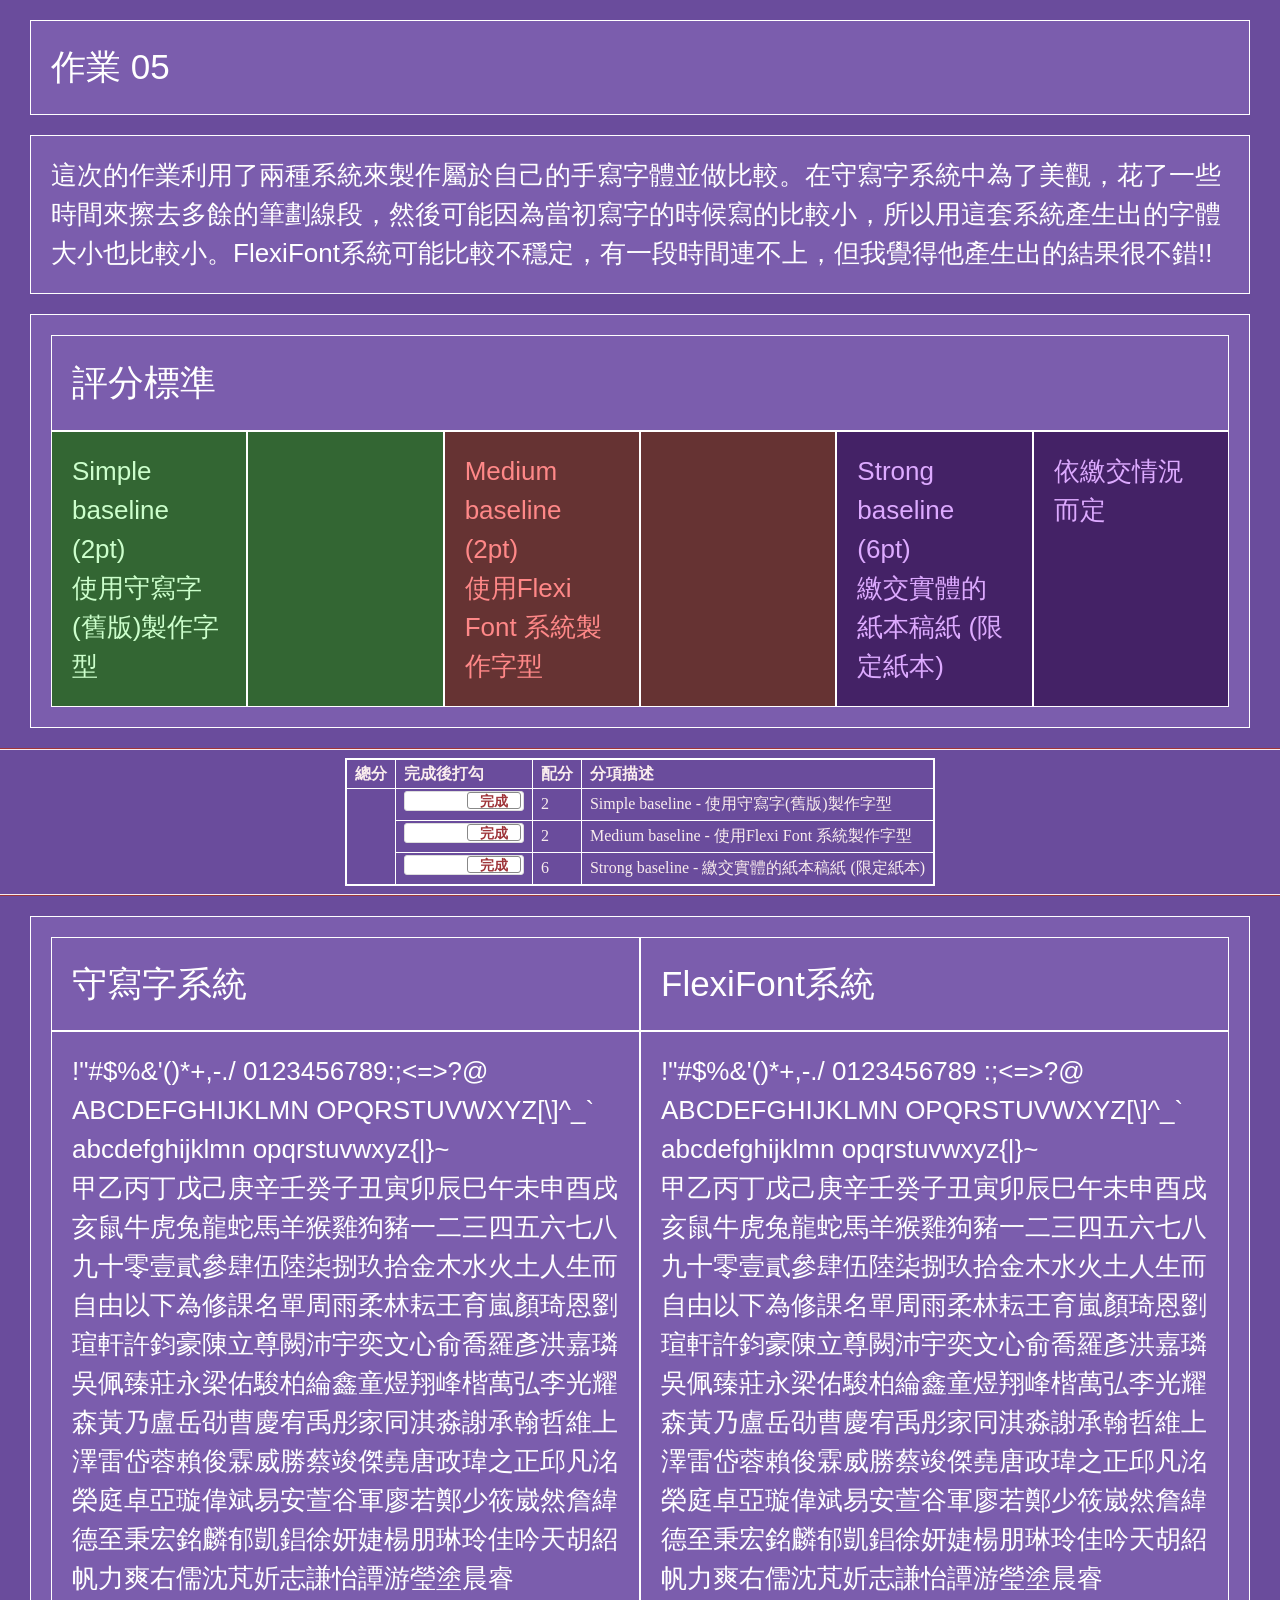
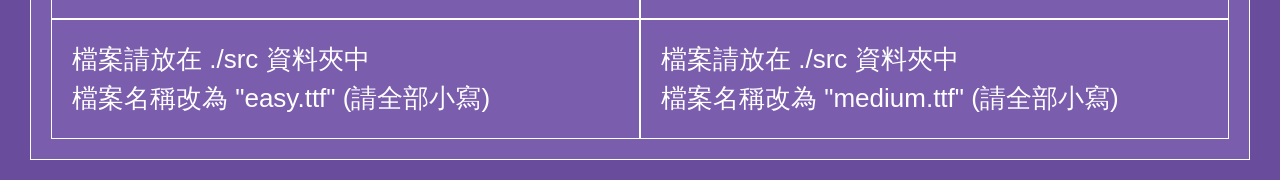
<file: hw05/index.html>
<!DOCTYPE html>
<html lang="en">

<head>
    <link href="https://cdn.jsdelivr.net/npm/bootstrap@5.3.0-alpha1/dist/css/bootstrap.min.css" rel="stylesheet" integrity="sha384-GLhlTQ8iRABdZLl6O3oVMWSktQOp6b7In1Zl3/Jr59b6EGGoI1aFkw7cmDA6j6gD" crossorigin="anonymous">
    <link href="./style.css" rel="stylesheet">
    <meta charset="UTF-8">
    <meta http-equiv="X-UA-Compatible" content="IE=edge">
    <meta name="viewport" content="width=device-width, initial-scale=1.0">
    <title>作品集 - 作業五</title>
    <script src="https://d3js.org/d3.v3.min.js" charset="utf-8"></script>
    <script src="https://code.jquery.com/jquery-3.6.0.min.js" charset="utf-8"></script>
    <script src="https://cdn.jsdelivr.net/npm/bootstrap@5.1.1/dist/js/bootstrap.bundle.min.js"></script>

</head>

<body style="background-color: #6A4C9C;">
    <div>
    <div class="row Color Block" style="font-size: 35px;">
        作業 05
    </div>
    <div class="row Color Block" id="Response"></div>
    <div class="row Color Block">
        <div class="col-12 Color Block" style="margin: 0px; font-size: 36px;">評分標準</div>
        <div class="col-2 Color Block" style="margin: 0px; color:#CCFFCC; background: #336633;">
            Simple baseline (2pt)<br>
            使用守寫字(舊版)製作字型
        </div>
        <div class="col-2 Color Block" style="margin: 0px; color:#CCFFCC; background: #336633;" id="Pass-1">
            
        </div>
        <div class="col-2 Color Block" style="margin: 0px; color:#FF8888; background: #663333;">
            Medium baseline (2pt)<br>
            使用Flexi Font 系統製作字型
        </div>
        <div class="col-2 Color Block" style="margin: 0px; color:#FF8888; background: #663333;" id="Pass-2">
            
        </div>
        <div class="col-2 Color Block" style="margin: 0px; color:#DDAAFF; background: #442266;">
            Strong baseline (6pt)<br>
            繳交實體的紙本稿紙 (限定紙本)
        </div>
        <div class="col-2 Color Block" style="margin: 0px; color:#DDAAFF; background: #442266;">
            依繳交情況而定
        </div>

        
    </div>
    <div class="row hw12">
        <div class="col-md-12 twenty">
    <table>
        <tbody><tr>
          <th>總分</th>
          <th>完成後打勾</th>
          <th>配分</th>
          <th>分項描述</th>
        </tr>
        <tr>
          <td rowspan="7" id="myTotal"></td>
          <td><input type="checkbox" class="flipswitch" id="myCheckbox1" checked></td>
          <td id="m1">2</td>
          <td>Simple baseline - 使用守寫字(舊版)製作字型</td>
        </tr>
        <tr>
          <td><input type="checkbox" class="flipswitch" id="myCheckbox2" checked></td>
          <td id="m2">2</td>
          <td>Medium baseline - 使用Flexi Font 系統製作字型</td>
        </tr>
        <tr>
          <td><input type="checkbox" class="flipswitch" id="myCheckbox3" checked></td>
          <td id="m3">6</td>
          <td>Strong baseline - 繳交實體的紙本稿紙 (限定紙本)</td>
        </tr>
      </tbody>
    </table>

    </div></div></div>

    <div class="row Color Block">
        <div class="col-6 Color Block" style="margin: 0px; font-size: 35px;">守寫字系統</div>
        <div class="col-6 Color Block" style="margin: 0px; font-size: 35px;">FlexiFont系統</div><br>
        <div class="col-6 Color Block" style="margin: 0px; " id="DemoText1">
            !"#$%&'()*+,-./ 0123456789:;<=>?@<br>
            ABCDEFGHIJKLMN OPQRSTUVWXYZ[\]^_`<br>
            abcdefghijklmn opqrstuvwxyz{|}~<br>
            甲乙丙丁戊己庚辛壬癸子丑寅卯辰巳午未申酉戌亥鼠牛虎兔龍蛇馬羊猴雞狗豬一二三四五六七八九十零壹貳參肆伍陸柒捌玖拾金木水火土人生而自由以下為修課名單周雨柔林耘王育嵐顏琦恩劉瑄軒許鈞豪陳立尊闕沛宇奕文心俞喬羅彥洪嘉璘吳佩臻莊永梁佑駿柏綸鑫童煜翔峰楷萬弘李光耀森黃乃盧岳劭曹慶宥禹彤家同淇淼謝承翰哲維上澤雷岱蓉賴俊霖威勝蔡竣傑堯唐政瑋之正邱凡洺榮庭卓亞璇偉斌易安萱谷軍廖若鄭少筱崴然詹緯德至秉宏銘麟郁凱錩徐妍婕楊朋琳玲佳吟天胡紹帆力爽右儒沈芃妡志謙怡譚游瑩塗晨睿
        </div>
        <div class="col-6 Color Block" style="margin: 0px;" id="DemoText2">
            !"#$%&'()*+,-./ 0123456789 :;<=>?@<br>
            ABCDEFGHIJKLMN OPQRSTUVWXYZ[\]^_`<br>
            abcdefghijklmn opqrstuvwxyz{|}~<br>
            甲乙丙丁戊己庚辛壬癸子丑寅卯辰巳午未申酉戌亥鼠牛虎兔龍蛇馬羊猴雞狗豬一二三四五六七八九十零壹貳參肆伍陸柒捌玖拾金木水火土人生而自由以下為修課名單周雨柔林耘王育嵐顏琦恩劉瑄軒許鈞豪陳立尊闕沛宇奕文心俞喬羅彥洪嘉璘吳佩臻莊永梁佑駿柏綸鑫童煜翔峰楷萬弘李光耀森黃乃盧岳劭曹慶宥禹彤家同淇淼謝承翰哲維上澤雷岱蓉賴俊霖威勝蔡竣傑堯唐政瑋之正邱凡洺榮庭卓亞璇偉斌易安萱谷軍廖若鄭少筱崴然詹緯德至秉宏銘麟郁凱錩徐妍婕楊朋琳玲佳吟天胡紹帆力爽右儒沈芃妡志謙怡譚游瑩塗晨睿
        </div><br>
        <div class="col-6 Color Block" style="margin: 0px;">
            檔案請放在 ./src 資料夾中<br>
            檔案名稱改為 "easy.ttf" (請全部小寫) 
        </div>
        <div class="col-6 Color Block" style="margin: 0px;">
            檔案請放在 ./src 資料夾中<br>
            檔案名稱改為 "medium.ttf" (請全部小寫) 
        </div><br>
        </div>
    </div>

    <script>
        $(function() {
        var f = function() {
          $(this).next().text($(this).is(':checked') ? '做完' : '未做完');
        };
        $('input').change(f).trigger('change');
      });
    
      d3.select("#myCheckbox1").on("change",update);
      d3.select("#myCheckbox2").on("change",update);
      d3.select("#myCheckbox3").on("change",update);
      d3.select("#myCheckbox4").on("change",update);
      d3.select("#myCheckbox5").on("change",update);
      d3.select("#myCheckbox6").on("change",update);
      d3.select("#myCheckbox7").on("change",update);
    
      update();
      
      function update(){
    
        var score = 0;
    
        if (d3.select("#myCheckbox1").property("checked")){
          score += parseInt(d3.select('#m1').html());
        }
    
        if (d3.select("#myCheckbox2").property("checked")){
          score += parseInt(d3.select('#m2').html());   
        }
    
        if (d3.select("#myCheckbox3").property("checked")){
          score += parseInt(d3.select('#m3').html());   
        }
        console.log( score );
        d3.select("#myTotal").html(score);    
      }
    </script>

</body>


<script src="./index.js"></script>
</html>
</file>
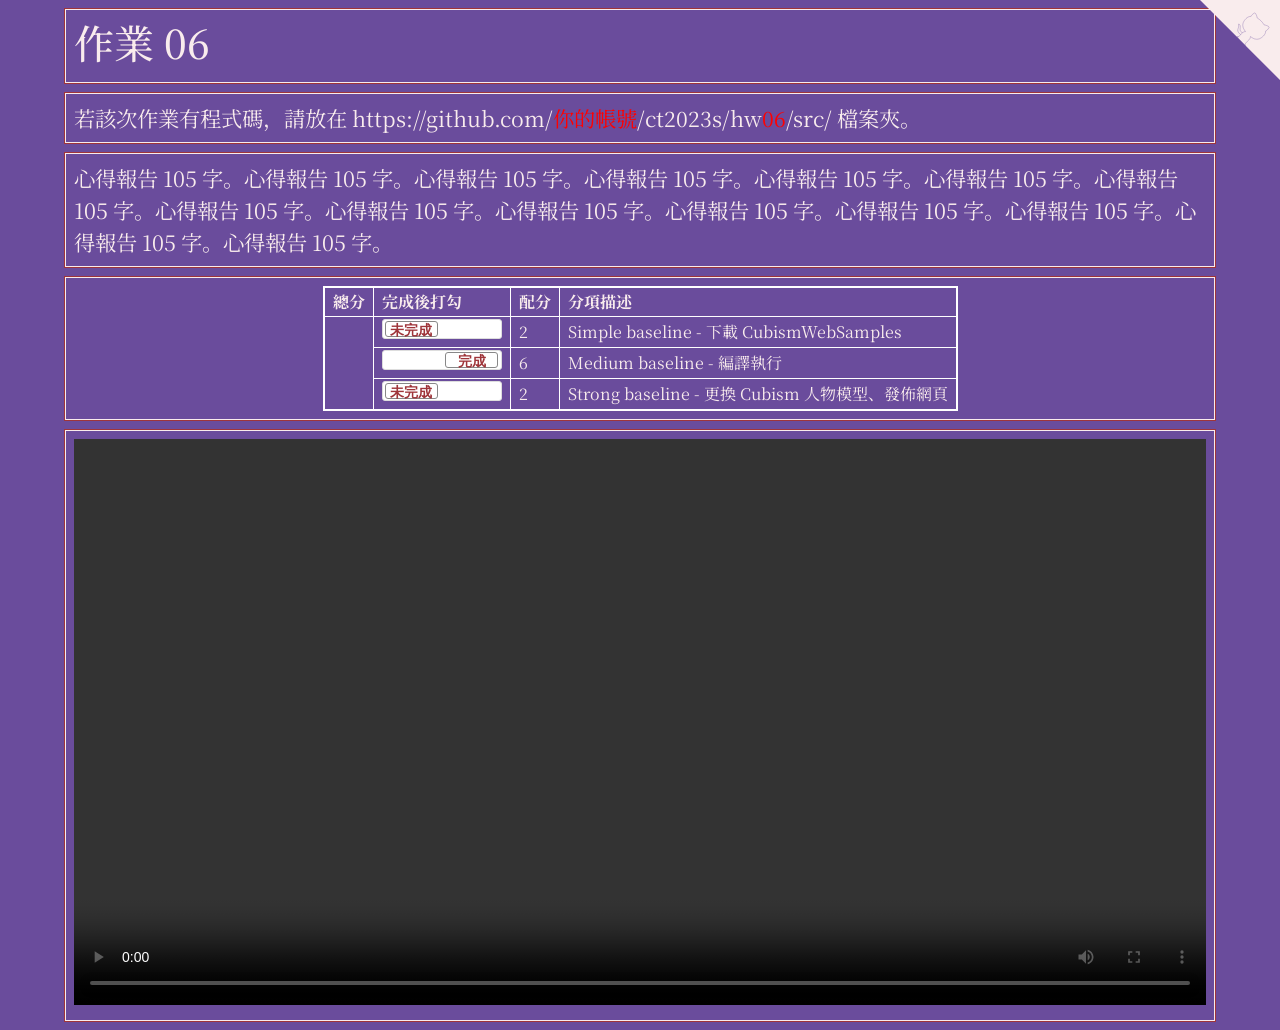
<file: hw06/index.html>
<!doctype html>
<html lang="zh-Hant-TW">
<head>
<!-- Required meta tags -->
<meta charset="utf-8">
<meta name="viewport" content="width=device-width, initial-scale=1">

<!-- D3, jquery -->
<script src="https://d3js.org/d3.v3.min.js" charset="utf-8"></script>
<script src="https://code.jquery.com/jquery-3.6.0.min.js" charset="utf-8"></script>

<!-- Bootstrap CSS -->
<link href="https://cdn.jsdelivr.net/npm/bootstrap@5.1.1/dist/css/bootstrap.min.css" rel="stylesheet">
<script src="https://cdn.jsdelivr.net/npm/bootstrap@5.1.1/dist/js/bootstrap.bundle.min.js"></script>

<title>作品集 Portfolio</title>
<style type="text/css">
  @import url('https://fonts.googleapis.com/css2?family=Noto+Serif+JP:wght@200&display=swap');

  table {
  border-collapse: collapse;
  border: 2px solid white; /* rgba(217,140,144,1) */
  font-size:  12pt;
  margin-left: auto;
  margin-right: auto;
  }

  td,
  th {
  border: 1px solid white;
  padding: 2px 8px;
  }

  .flipswitch
  {
      position: relative;
      background: white;
      width: 120px;
      height: 20px;
      -webkit-appearance: initial;
      border-radius: 3px;
      -webkit-tap-highlight-color: rgba(0, 0, 0, 0);
      outline:none;
      font-size: 14px;
      font-family: Trebuchet, Arial, sans-serif;
      font-weight: bold;
      cursor:pointer;
      border:1px solid #ddd;
  }
  .flipswitch:after
  {
      position:absolute;
      top:5%;
      display:block; 
      line-height:16px;
      width:45%;
      height:90%;
      background:#fff;
      box-sizing:border-box;
      text-align:center;
      transition: all 0.3s ease-in 0s; 
      color:rgba(159,53,58,1);
      border:#888 1px solid;
      border-radius:3px;
  }
  .flipswitch:after
  {
      left:2%;
      content: "未完成";
  }
  .flipswitch:checked:after
  {
      left:53%;
      content: "完成";
  }

  body {
    background-color: rgb(106, 76, 156); /* #6A4C9C */
    color: rgb(106, 76, 156);
    font-family: 'Noto Serif JP', serif;
  }

  .container-fluid {
    width:  90%;
  }

  .hw12 {
    border: 1px solid rgb(159, 53, 58);
    margin-top: 8px;
    margin-bottom: 8px;
  }

  .twenty {
    border: 1px solid #f9eced;
    color: #f9eced;
    padding: 8px;
    font-size: 16pt;
  }

  .twenty:hover {
      box-shadow: 0 0 5px 3px #f9eced;
      color: cyan; 
      text-shadow: 0 0 6px #FFFFFF, 0 0 6px #000000;
  }

  .github-corner:hover 
  .octo-arm {
    animation: octocat-wave 560ms ease-in-out
  }
  @keyframes octocat-wave {
    0%,100% {
      transform:rotate(0)
    }
    20%,60% {
      transform:rotate(-25deg)
    }
    40%,80% {
      transform:rotate(10deg)
    }
  }
  @media (max-width:500px) {
    .github-corner:hover 
    .octo-arm {
      animation:none
    }

    .github-corner 
    .octo-arm {
      animation: octocat-wave 560ms ease-in-out
    }
  }

  /* 波浪 */
  a {
    color:yellow;
    text-decoration: none; 
    background: url("data:image/svg+xml,%3Csvg xmlns='http://www.w3.org/2000/svg' viewBox='0 0 20 4'%3E%3Cpath fill='none' stroke='%23fff' d='M0 3.5c5 0 5-3 10-3s5 3 10 3 5-3 10-3 5 3 10 3'/%3E%3C/svg%3E") repeat-x 0 100%; 
    background-size:20px auto; 
    animation: waveMove 1s infinite linear;
  }

  a:hover {
    color:#f30;
    text-decoration: none;
    background: none;
    animation: none;
    text-decoration: underline;
    padding:2px 0;
  }
  @keyframes waveMove {
    from { background-position:0 100%; }
    to { background-position:20px 100%; }
  }
  /* 波浪 */
</style>
</head>
<body>
<!-- https://alexlenail.me/NN-SVG/about.html -->
<a href="https://github.com/你的帳號/ct2023s/" class="github-corner" aria-label="View source on Github">
  <svg width="80" height="80" viewBox="0 0 250 250" style="fill:#f9eced; color:#fff; position: absolute; top: 0; border: 0; right: 0;" aria-hidden="true">
    <path d="M0,0 L115,115 L130,115 L142,142 L250,250 L250,0 Z"></path>
    <path d="M128.3,109.0 C113.8,99.7 119.0,89.6 119.0,89.6 C122.0,82.7 120.5,78.6 120.5,78.6 C119.2,72.0 123.4,76.3 123.4,76.3 C127.3,80.9 125.5,87.3 125.5,87.3 C122.9,97.6 130.6,101.9 134.4,103.2" fill="#f9eced" stroke="#6A4C9C" style="transform-origin: 130px 106px;" class="octo-arm"></path>
    <path d="M115.0,115.0 C114.9,115.1 118.7,116.5 119.8,115.4 L133.7,101.6 C136.9,99.2 139.9,98.4 142.2,98.6 C133.8,88.0 127.5,74.4 143.8,58.0 C148.5,53.4 154.0,51.2 159.7,51.0 C160.3,49.4 163.2,43.6 171.4,40.1 C171.4,40.1 176.1,42.5 178.8,56.2 C183.1,58.6 187.2,61.8 190.9,65.4 C194.5,69.0 197.7,73.2 200.1,77.6 C213.8,80.2 216.3,84.9 216.3,84.9 C212.7,93.1 206.9,96.0 205.4,96.6 C205.1,102.4 203.0,107.8 198.3,112.5 C181.9,128.9 168.3,122.5 157.7,114.1 C157.9,116.9 156.7,120.9 152.7,124.9 L141.0,136.5 C139.8,137.7 141.6,141.9 141.8,141.8 Z" fill="#f9eced" stroke="#6A4C9C" class="octo-body"></path>
  </svg>
</a>

<div class="container-fluid">

  <!-- ------------------------------------------------>
  <div class="row hw12">
    <div class="col-md-12 twenty">
      <h1>作業 06</h1>
    </div>
  </div>

  <!-- ------------------------------------------------>
  <div class="row hw12">
    <div class="col-md-12 twenty">
      若該次作業有程式碼，請放在 https://github.com/<span style="color:red;">你的帳號</span>/ct2023s/hw<span style="color:red;">06</span>/src/ 檔案夾。
    </div>
  </div>

  <!-- ------------------------------------------------>
  <div class="row hw12">
    <div class="col-md-12 twenty">
      心得報告 105 字。心得報告 105 字。心得報告 105 字。心得報告 105 字。心得報告 105 字。心得報告 105 字。心得報告 105 字。心得報告 105 字。心得報告 105 字。心得報告 105 字。心得報告 105 字。心得報告 105 字。心得報告 105 字。心得報告 105 字。心得報告 105 字。
    </div>
  </div>

  <!-- ------------------------------------------------>
  <div class="row hw12">
    <div class="col-md-12 twenty">
      <table>
        <tr>
          <th>總分</th>
          <th>完成後打勾</th>
          <th>配分</th>
          <th>分項描述</th>
        </tr>
        <tr>
          <td rowspan="7" id="myTotal"></td>
          <td><input type="checkbox" class="flipswitch" id="myCheckbox1"></td>
          <td id='m1'>2</td>
          <td>Simple baseline - 下載 CubismWebSamples</td>
        </tr>
        <tr>
          <td><input type="checkbox" class="flipswitch" id="myCheckbox2" checked></td>
          <td id='m2'>6</td>
          <td>Medium baseline - 編譯執行 </td>
        </tr>
        <tr>
          <td><input type="checkbox" class="flipswitch" id="myCheckbox3"></td>
          <td id='m3'>2</td>
          <td>Strong baseline - 更換 Cubism 人物模型、發佈網頁 </td>
        </tr>
      </table>
    </div>
  </div>

  <!-- ------------------------------------------------>
  <div class="row hw12">
    <div class="col-md-12 twenty">
      <video id="video1" style="width:100%;max-width:100%;" controls="">
        <source src="https://www.w3schools.com/html/mov_bbb.mp4" type="video/mp4">
      </video>
    </div>
  </div>

  <!-- ------------------------------------------------>

  <!-- ------------------------------------------------>


<script>
  $(function() {
    var f = function() {
      $(this).next().text($(this).is(':checked') ? '做完' : '未做完');
    };
    $('input').change(f).trigger('change');
  });

  d3.select("#myCheckbox1").on("change",update);
  d3.select("#myCheckbox2").on("change",update);
  d3.select("#myCheckbox3").on("change",update);
  d3.select("#myCheckbox4").on("change",update);
  d3.select("#myCheckbox5").on("change",update);
  d3.select("#myCheckbox6").on("change",update);
  d3.select("#myCheckbox7").on("change",update);

  update();
  
  function update(){

    var score = 0;

    if (d3.select("#myCheckbox1").property("checked")){
      score += parseInt(d3.select('#m1').html());
    }

    if (d3.select("#myCheckbox2").property("checked")){
      score += parseInt(d3.select('#m2').html());   
    }

    if (d3.select("#myCheckbox3").property("checked")){
      score += parseInt(d3.select('#m3').html());   
    }

    d3.select("#myTotal").html(score);    
  }
</script>

</body>
</html>
</file>
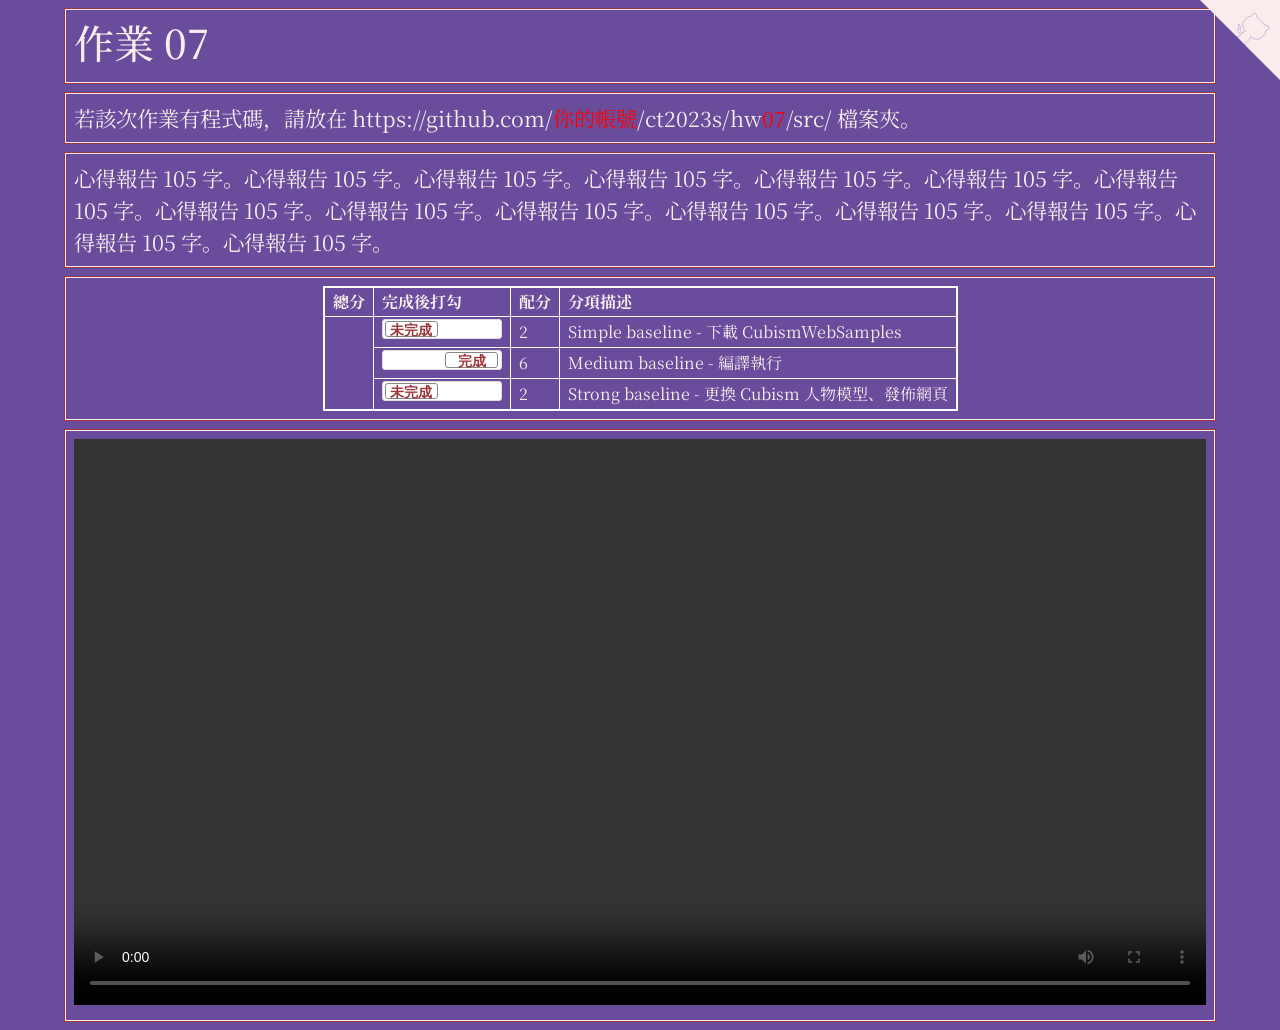
<file: hw07/index.html>
<!doctype html>
<html lang="zh-Hant-TW">
<head>
<!-- Required meta tags -->
<meta charset="utf-8">
<meta name="viewport" content="width=device-width, initial-scale=1">

<!-- D3, jquery -->
<script src="https://d3js.org/d3.v3.min.js" charset="utf-8"></script>
<script src="https://code.jquery.com/jquery-3.6.0.min.js" charset="utf-8"></script>

<!-- Bootstrap CSS -->
<link href="https://cdn.jsdelivr.net/npm/bootstrap@5.1.1/dist/css/bootstrap.min.css" rel="stylesheet">
<script src="https://cdn.jsdelivr.net/npm/bootstrap@5.1.1/dist/js/bootstrap.bundle.min.js"></script>

<title>作品集 Portfolio</title>
<style type="text/css">
  @import url('https://fonts.googleapis.com/css2?family=Noto+Serif+JP:wght@200&display=swap');

  table {
  border-collapse: collapse;
  border: 2px solid white; /* rgba(217,140,144,1) */
  font-size:  12pt;
  margin-left: auto;
  margin-right: auto;
  }

  td,
  th {
  border: 1px solid white;
  padding: 2px 8px;
  }

  .flipswitch
  {
      position: relative;
      background: white;
      width: 120px;
      height: 20px;
      -webkit-appearance: initial;
      border-radius: 3px;
      -webkit-tap-highlight-color: rgba(0, 0, 0, 0);
      outline:none;
      font-size: 14px;
      font-family: Trebuchet, Arial, sans-serif;
      font-weight: bold;
      cursor:pointer;
      border:1px solid #ddd;
  }
  .flipswitch:after
  {
      position:absolute;
      top:5%;
      display:block; 
      line-height:16px;
      width:45%;
      height:90%;
      background:#fff;
      box-sizing:border-box;
      text-align:center;
      transition: all 0.3s ease-in 0s; 
      color:rgba(159,53,58,1);
      border:#888 1px solid;
      border-radius:3px;
  }
  .flipswitch:after
  {
      left:2%;
      content: "未完成";
  }
  .flipswitch:checked:after
  {
      left:53%;
      content: "完成";
  }

  body {
    background-color: rgb(106, 76, 156); /* #6A4C9C */
    color: rgb(106, 76, 156);
    font-family: 'Noto Serif JP', serif;
  }

  .container-fluid {
    width:  90%;
  }

  .hw12 {
    border: 1px solid rgb(159, 53, 58);
    margin-top: 8px;
    margin-bottom: 8px;
  }

  .twenty {
    border: 1px solid #f9eced;
    color: #f9eced;
    padding: 8px;
    font-size: 16pt;
  }

  .twenty:hover {
      box-shadow: 0 0 5px 3px #f9eced;
      color: cyan; 
      text-shadow: 0 0 6px #FFFFFF, 0 0 6px #000000;
  }

  .github-corner:hover 
  .octo-arm {
    animation: octocat-wave 560ms ease-in-out
  }
  @keyframes octocat-wave {
    0%,100% {
      transform:rotate(0)
    }
    20%,60% {
      transform:rotate(-25deg)
    }
    40%,80% {
      transform:rotate(10deg)
    }
  }
  @media (max-width:500px) {
    .github-corner:hover 
    .octo-arm {
      animation:none
    }

    .github-corner 
    .octo-arm {
      animation: octocat-wave 560ms ease-in-out
    }
  }

  /* 波浪 */
  a {
    color:yellow;
    text-decoration: none; 
    background: url("data:image/svg+xml,%3Csvg xmlns='http://www.w3.org/2000/svg' viewBox='0 0 20 4'%3E%3Cpath fill='none' stroke='%23fff' d='M0 3.5c5 0 5-3 10-3s5 3 10 3 5-3 10-3 5 3 10 3'/%3E%3C/svg%3E") repeat-x 0 100%; 
    background-size:20px auto; 
    animation: waveMove 1s infinite linear;
  }

  a:hover {
    color:#f30;
    text-decoration: none;
    background: none;
    animation: none;
    text-decoration: underline;
    padding:2px 0;
  }
  @keyframes waveMove {
    from { background-position:0 100%; }
    to { background-position:20px 100%; }
  }
  /* 波浪 */
</style>
</head>
<body>
<!-- https://alexlenail.me/NN-SVG/about.html -->
<a href="https://github.com/你的帳號/ct2023s/" class="github-corner" aria-label="View source on Github">
  <svg width="80" height="80" viewBox="0 0 250 250" style="fill:#f9eced; color:#fff; position: absolute; top: 0; border: 0; right: 0;" aria-hidden="true">
    <path d="M0,0 L115,115 L130,115 L142,142 L250,250 L250,0 Z"></path>
    <path d="M128.3,109.0 C113.8,99.7 119.0,89.6 119.0,89.6 C122.0,82.7 120.5,78.6 120.5,78.6 C119.2,72.0 123.4,76.3 123.4,76.3 C127.3,80.9 125.5,87.3 125.5,87.3 C122.9,97.6 130.6,101.9 134.4,103.2" fill="#f9eced" stroke="#6A4C9C" style="transform-origin: 130px 106px;" class="octo-arm"></path>
    <path d="M115.0,115.0 C114.9,115.1 118.7,116.5 119.8,115.4 L133.7,101.6 C136.9,99.2 139.9,98.4 142.2,98.6 C133.8,88.0 127.5,74.4 143.8,58.0 C148.5,53.4 154.0,51.2 159.7,51.0 C160.3,49.4 163.2,43.6 171.4,40.1 C171.4,40.1 176.1,42.5 178.8,56.2 C183.1,58.6 187.2,61.8 190.9,65.4 C194.5,69.0 197.7,73.2 200.1,77.6 C213.8,80.2 216.3,84.9 216.3,84.9 C212.7,93.1 206.9,96.0 205.4,96.6 C205.1,102.4 203.0,107.8 198.3,112.5 C181.9,128.9 168.3,122.5 157.7,114.1 C157.9,116.9 156.7,120.9 152.7,124.9 L141.0,136.5 C139.8,137.7 141.6,141.9 141.8,141.8 Z" fill="#f9eced" stroke="#6A4C9C" class="octo-body"></path>
  </svg>
</a>

<div class="container-fluid">

  <!-- ------------------------------------------------>
  <div class="row hw12">
    <div class="col-md-12 twenty">
      <h1>作業 07</h1>
    </div>
  </div>

  <!-- ------------------------------------------------>
  <div class="row hw12">
    <div class="col-md-12 twenty">
      若該次作業有程式碼，請放在 https://github.com/<span style="color:red;">你的帳號</span>/ct2023s/hw<span style="color:red;">07</span>/src/ 檔案夾。
    </div>
  </div>

  <!-- ------------------------------------------------>
  <div class="row hw12">
    <div class="col-md-12 twenty">
      心得報告 105 字。心得報告 105 字。心得報告 105 字。心得報告 105 字。心得報告 105 字。心得報告 105 字。心得報告 105 字。心得報告 105 字。心得報告 105 字。心得報告 105 字。心得報告 105 字。心得報告 105 字。心得報告 105 字。心得報告 105 字。心得報告 105 字。
    </div>
  </div>

  <!-- ------------------------------------------------>
  <div class="row hw12">
    <div class="col-md-12 twenty">
      <table>
        <tr>
          <th>總分</th>
          <th>完成後打勾</th>
          <th>配分</th>
          <th>分項描述</th>
        </tr>
        <tr>
          <td rowspan="7" id="myTotal"></td>
          <td><input type="checkbox" class="flipswitch" id="myCheckbox1"></td>
          <td id='m1'>2</td>
          <td>Simple baseline - 下載 CubismWebSamples</td>
        </tr>
        <tr>
          <td><input type="checkbox" class="flipswitch" id="myCheckbox2" checked></td>
          <td id='m2'>6</td>
          <td>Medium baseline - 編譯執行 </td>
        </tr>
        <tr>
          <td><input type="checkbox" class="flipswitch" id="myCheckbox3"></td>
          <td id='m3'>2</td>
          <td>Strong baseline - 更換 Cubism 人物模型、發佈網頁 </td>
        </tr>
      </table>
    </div>
  </div>

  <!-- ------------------------------------------------>
  <div class="row hw12">
    <div class="col-md-12 twenty">
      <video id="video1" style="width:100%;max-width:100%;" controls="">
        <source src="https://www.w3schools.com/html/mov_bbb.mp4" type="video/mp4">
      </video>
    </div>
  </div>

  <!-- ------------------------------------------------>

  <!-- ------------------------------------------------>


<script>
  $(function() {
    var f = function() {
      $(this).next().text($(this).is(':checked') ? '做完' : '未做完');
    };
    $('input').change(f).trigger('change');
  });

  d3.select("#myCheckbox1").on("change",update);
  d3.select("#myCheckbox2").on("change",update);
  d3.select("#myCheckbox3").on("change",update);
  d3.select("#myCheckbox4").on("change",update);
  d3.select("#myCheckbox5").on("change",update);
  d3.select("#myCheckbox6").on("change",update);
  d3.select("#myCheckbox7").on("change",update);

  update();
  
  function update(){

    var score = 0;

    if (d3.select("#myCheckbox1").property("checked")){
      score += parseInt(d3.select('#m1').html());
    }

    if (d3.select("#myCheckbox2").property("checked")){
      score += parseInt(d3.select('#m2').html());   
    }

    if (d3.select("#myCheckbox3").property("checked")){
      score += parseInt(d3.select('#m3').html());   
    }

    d3.select("#myTotal").html(score);    
  }
</script>

</body>
</html>
</file>
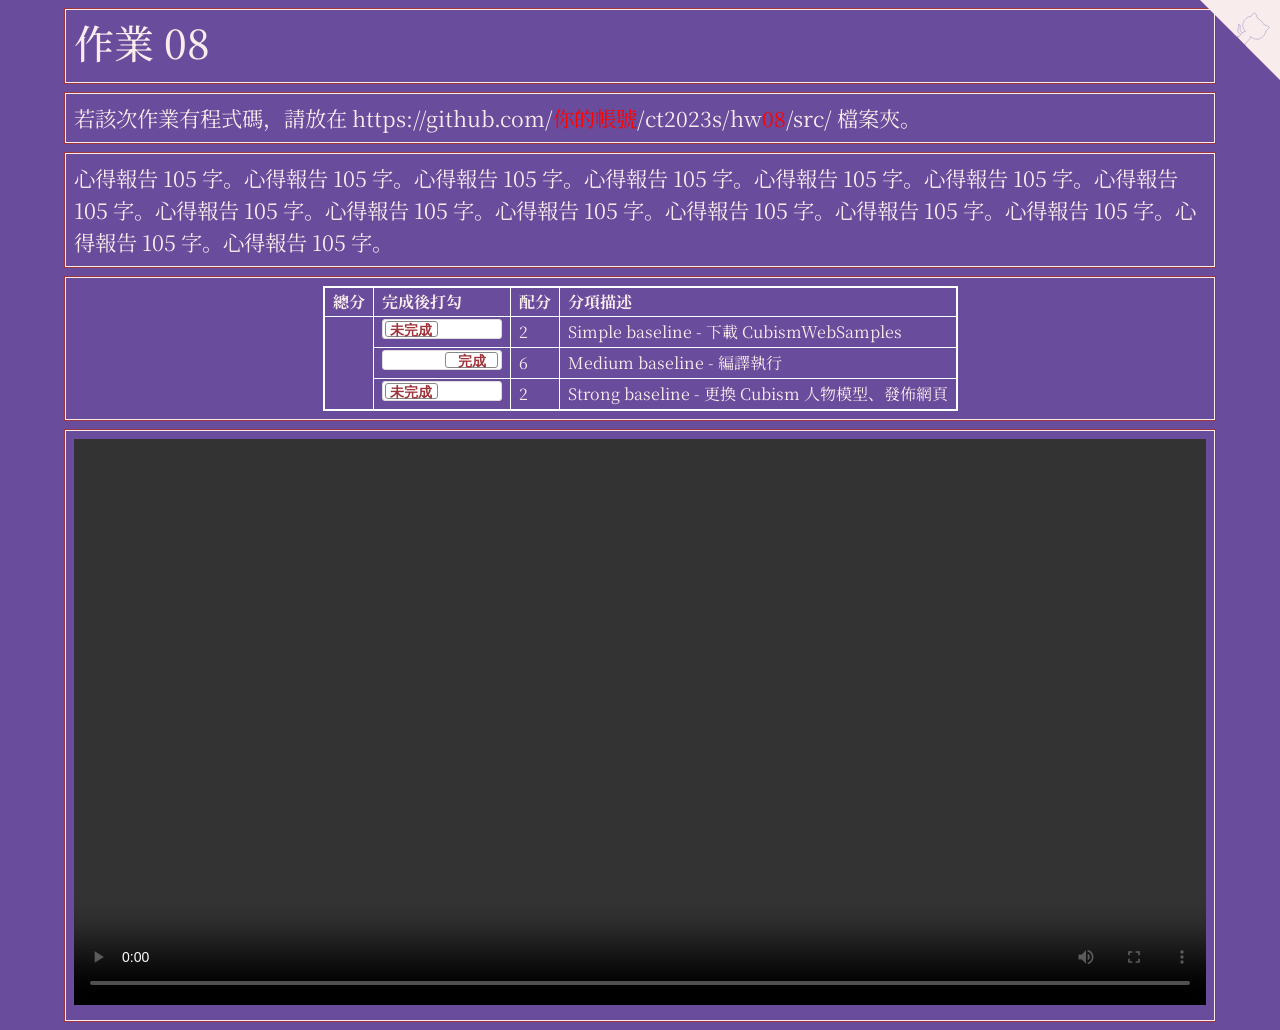
<file: hw08/index.html>
<!doctype html>
<html lang="zh-Hant-TW">
<head>
<!-- Required meta tags -->
<meta charset="utf-8">
<meta name="viewport" content="width=device-width, initial-scale=1">

<!-- D3, jquery -->
<script src="https://d3js.org/d3.v3.min.js" charset="utf-8"></script>
<script src="https://code.jquery.com/jquery-3.6.0.min.js" charset="utf-8"></script>

<!-- Bootstrap CSS -->
<link href="https://cdn.jsdelivr.net/npm/bootstrap@5.1.1/dist/css/bootstrap.min.css" rel="stylesheet">
<script src="https://cdn.jsdelivr.net/npm/bootstrap@5.1.1/dist/js/bootstrap.bundle.min.js"></script>

<title>作品集 Portfolio</title>
<style type="text/css">
  @import url('https://fonts.googleapis.com/css2?family=Noto+Serif+JP:wght@200&display=swap');

  table {
  border-collapse: collapse;
  border: 2px solid white; /* rgba(217,140,144,1) */
  font-size:  12pt;
  margin-left: auto;
  margin-right: auto;
  }

  td,
  th {
  border: 1px solid white;
  padding: 2px 8px;
  }

  .flipswitch
  {
      position: relative;
      background: white;
      width: 120px;
      height: 20px;
      -webkit-appearance: initial;
      border-radius: 3px;
      -webkit-tap-highlight-color: rgba(0, 0, 0, 0);
      outline:none;
      font-size: 14px;
      font-family: Trebuchet, Arial, sans-serif;
      font-weight: bold;
      cursor:pointer;
      border:1px solid #ddd;
  }
  .flipswitch:after
  {
      position:absolute;
      top:5%;
      display:block; 
      line-height:16px;
      width:45%;
      height:90%;
      background:#fff;
      box-sizing:border-box;
      text-align:center;
      transition: all 0.3s ease-in 0s; 
      color:rgba(159,53,58,1);
      border:#888 1px solid;
      border-radius:3px;
  }
  .flipswitch:after
  {
      left:2%;
      content: "未完成";
  }
  .flipswitch:checked:after
  {
      left:53%;
      content: "完成";
  }

  body {
    background-color: rgb(106, 76, 156); /* #6A4C9C */
    color: rgb(106, 76, 156);
    font-family: 'Noto Serif JP', serif;
  }

  .container-fluid {
    width:  90%;
  }

  .hw12 {
    border: 1px solid rgb(159, 53, 58);
    margin-top: 8px;
    margin-bottom: 8px;
  }

  .twenty {
    border: 1px solid #f9eced;
    color: #f9eced;
    padding: 8px;
    font-size: 16pt;
  }

  .twenty:hover {
      box-shadow: 0 0 5px 3px #f9eced;
      color: cyan; 
      text-shadow: 0 0 6px #FFFFFF, 0 0 6px #000000;
  }

  .github-corner:hover 
  .octo-arm {
    animation: octocat-wave 560ms ease-in-out
  }
  @keyframes octocat-wave {
    0%,100% {
      transform:rotate(0)
    }
    20%,60% {
      transform:rotate(-25deg)
    }
    40%,80% {
      transform:rotate(10deg)
    }
  }
  @media (max-width:500px) {
    .github-corner:hover 
    .octo-arm {
      animation:none
    }

    .github-corner 
    .octo-arm {
      animation: octocat-wave 560ms ease-in-out
    }
  }

  /* 波浪 */
  a {
    color:yellow;
    text-decoration: none; 
    background: url("data:image/svg+xml,%3Csvg xmlns='http://www.w3.org/2000/svg' viewBox='0 0 20 4'%3E%3Cpath fill='none' stroke='%23fff' d='M0 3.5c5 0 5-3 10-3s5 3 10 3 5-3 10-3 5 3 10 3'/%3E%3C/svg%3E") repeat-x 0 100%; 
    background-size:20px auto; 
    animation: waveMove 1s infinite linear;
  }

  a:hover {
    color:#f30;
    text-decoration: none;
    background: none;
    animation: none;
    text-decoration: underline;
    padding:2px 0;
  }
  @keyframes waveMove {
    from { background-position:0 100%; }
    to { background-position:20px 100%; }
  }
  /* 波浪 */
</style>
</head>
<body>
<!-- https://alexlenail.me/NN-SVG/about.html -->
<a href="https://github.com/你的帳號/ct2023s/" class="github-corner" aria-label="View source on Github">
  <svg width="80" height="80" viewBox="0 0 250 250" style="fill:#f9eced; color:#fff; position: absolute; top: 0; border: 0; right: 0;" aria-hidden="true">
    <path d="M0,0 L115,115 L130,115 L142,142 L250,250 L250,0 Z"></path>
    <path d="M128.3,109.0 C113.8,99.7 119.0,89.6 119.0,89.6 C122.0,82.7 120.5,78.6 120.5,78.6 C119.2,72.0 123.4,76.3 123.4,76.3 C127.3,80.9 125.5,87.3 125.5,87.3 C122.9,97.6 130.6,101.9 134.4,103.2" fill="#f9eced" stroke="#6A4C9C" style="transform-origin: 130px 106px;" class="octo-arm"></path>
    <path d="M115.0,115.0 C114.9,115.1 118.7,116.5 119.8,115.4 L133.7,101.6 C136.9,99.2 139.9,98.4 142.2,98.6 C133.8,88.0 127.5,74.4 143.8,58.0 C148.5,53.4 154.0,51.2 159.7,51.0 C160.3,49.4 163.2,43.6 171.4,40.1 C171.4,40.1 176.1,42.5 178.8,56.2 C183.1,58.6 187.2,61.8 190.9,65.4 C194.5,69.0 197.7,73.2 200.1,77.6 C213.8,80.2 216.3,84.9 216.3,84.9 C212.7,93.1 206.9,96.0 205.4,96.6 C205.1,102.4 203.0,107.8 198.3,112.5 C181.9,128.9 168.3,122.5 157.7,114.1 C157.9,116.9 156.7,120.9 152.7,124.9 L141.0,136.5 C139.8,137.7 141.6,141.9 141.8,141.8 Z" fill="#f9eced" stroke="#6A4C9C" class="octo-body"></path>
  </svg>
</a>

<div class="container-fluid">

  <!-- ------------------------------------------------>
  <div class="row hw12">
    <div class="col-md-12 twenty">
      <h1>作業 08</h1>
    </div>
  </div>

  <!-- ------------------------------------------------>
  <div class="row hw12">
    <div class="col-md-12 twenty">
      若該次作業有程式碼，請放在 https://github.com/<span style="color:red;">你的帳號</span>/ct2023s/hw<span style="color:red;">08</span>/src/ 檔案夾。
    </div>
  </div>

  <!-- ------------------------------------------------>
  <div class="row hw12">
    <div class="col-md-12 twenty">
      心得報告 105 字。心得報告 105 字。心得報告 105 字。心得報告 105 字。心得報告 105 字。心得報告 105 字。心得報告 105 字。心得報告 105 字。心得報告 105 字。心得報告 105 字。心得報告 105 字。心得報告 105 字。心得報告 105 字。心得報告 105 字。心得報告 105 字。
    </div>
  </div>

  <!-- ------------------------------------------------>
  <div class="row hw12">
    <div class="col-md-12 twenty">
      <table>
        <tr>
          <th>總分</th>
          <th>完成後打勾</th>
          <th>配分</th>
          <th>分項描述</th>
        </tr>
        <tr>
          <td rowspan="7" id="myTotal"></td>
          <td><input type="checkbox" class="flipswitch" id="myCheckbox1"></td>
          <td id='m1'>2</td>
          <td>Simple baseline - 下載 CubismWebSamples</td>
        </tr>
        <tr>
          <td><input type="checkbox" class="flipswitch" id="myCheckbox2" checked></td>
          <td id='m2'>6</td>
          <td>Medium baseline - 編譯執行 </td>
        </tr>
        <tr>
          <td><input type="checkbox" class="flipswitch" id="myCheckbox3"></td>
          <td id='m3'>2</td>
          <td>Strong baseline - 更換 Cubism 人物模型、發佈網頁 </td>
        </tr>
      </table>
    </div>
  </div>

  <!-- ------------------------------------------------>
  <div class="row hw12">
    <div class="col-md-12 twenty">
      <video id="video1" style="width:100%;max-width:100%;" controls="">
        <source src="https://www.w3schools.com/html/mov_bbb.mp4" type="video/mp4">
      </video>
    </div>
  </div>

  <!-- ------------------------------------------------>

  <!-- ------------------------------------------------>


<script>
  $(function() {
    var f = function() {
      $(this).next().text($(this).is(':checked') ? '做完' : '未做完');
    };
    $('input').change(f).trigger('change');
  });

  d3.select("#myCheckbox1").on("change",update);
  d3.select("#myCheckbox2").on("change",update);
  d3.select("#myCheckbox3").on("change",update);
  d3.select("#myCheckbox4").on("change",update);
  d3.select("#myCheckbox5").on("change",update);
  d3.select("#myCheckbox6").on("change",update);
  d3.select("#myCheckbox7").on("change",update);

  update();
  
  function update(){

    var score = 0;

    if (d3.select("#myCheckbox1").property("checked")){
      score += parseInt(d3.select('#m1').html());
    }

    if (d3.select("#myCheckbox2").property("checked")){
      score += parseInt(d3.select('#m2').html());   
    }

    if (d3.select("#myCheckbox3").property("checked")){
      score += parseInt(d3.select('#m3').html());   
    }

    d3.select("#myTotal").html(score);    
  }
</script>

</body>
</html>
</file>
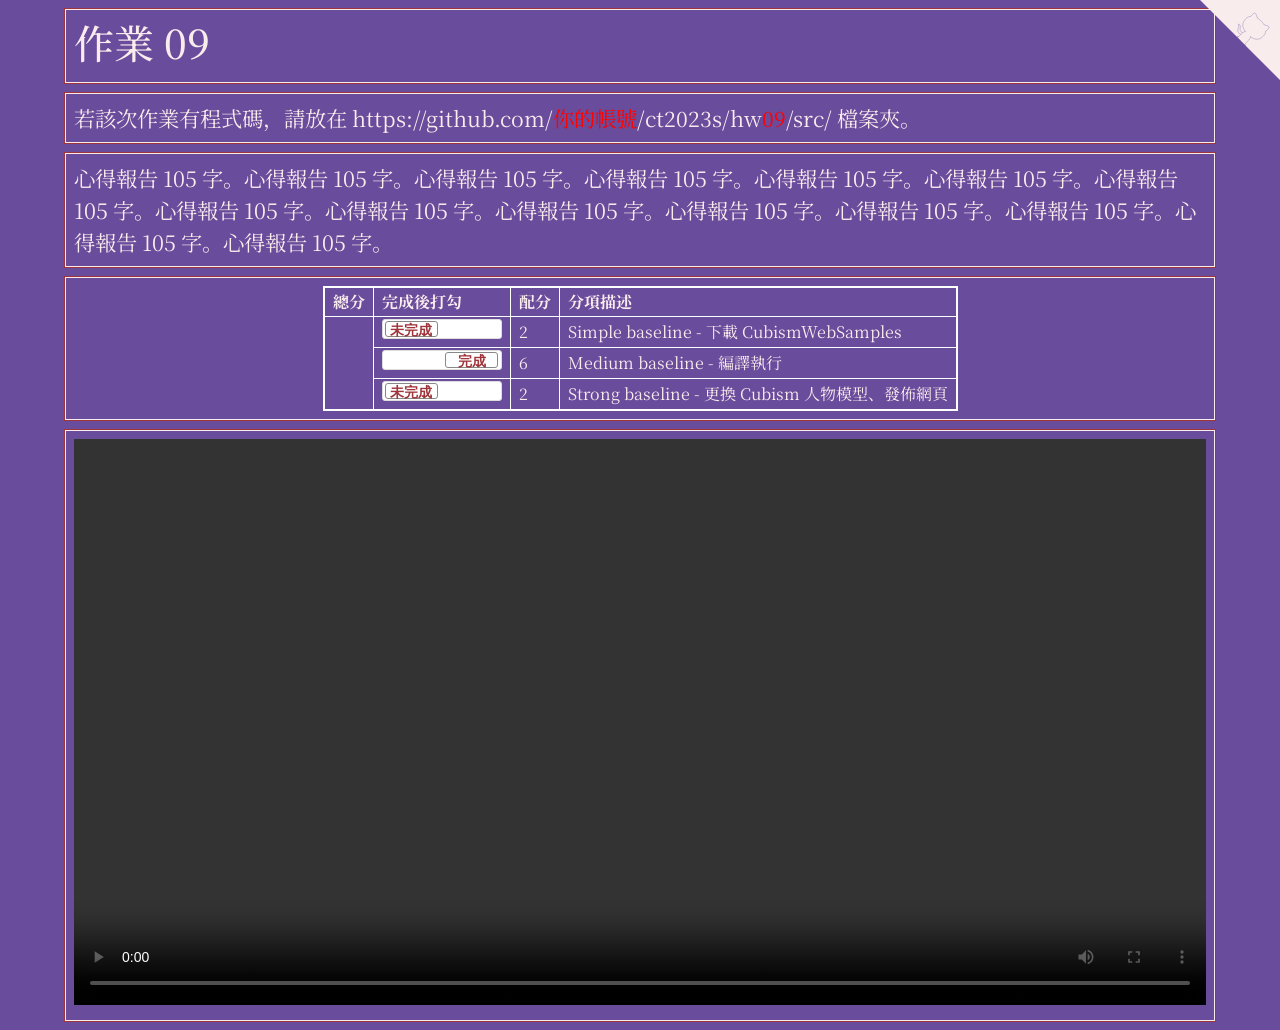
<file: hw09/index.html>
<!doctype html>
<html lang="zh-Hant-TW">
<head>
<!-- Required meta tags -->
<meta charset="utf-8">
<meta name="viewport" content="width=device-width, initial-scale=1">

<!-- D3, jquery -->
<script src="https://d3js.org/d3.v3.min.js" charset="utf-8"></script>
<script src="https://code.jquery.com/jquery-3.6.0.min.js" charset="utf-8"></script>

<!-- Bootstrap CSS -->
<link href="https://cdn.jsdelivr.net/npm/bootstrap@5.1.1/dist/css/bootstrap.min.css" rel="stylesheet">
<script src="https://cdn.jsdelivr.net/npm/bootstrap@5.1.1/dist/js/bootstrap.bundle.min.js"></script>

<title>作品集 Portfolio</title>
<style type="text/css">
  @import url('https://fonts.googleapis.com/css2?family=Noto+Serif+JP:wght@200&display=swap');

  table {
  border-collapse: collapse;
  border: 2px solid white; /* rgba(217,140,144,1) */
  font-size:  12pt;
  margin-left: auto;
  margin-right: auto;
  }

  td,
  th {
  border: 1px solid white;
  padding: 2px 8px;
  }

  .flipswitch
  {
      position: relative;
      background: white;
      width: 120px;
      height: 20px;
      -webkit-appearance: initial;
      border-radius: 3px;
      -webkit-tap-highlight-color: rgba(0, 0, 0, 0);
      outline:none;
      font-size: 14px;
      font-family: Trebuchet, Arial, sans-serif;
      font-weight: bold;
      cursor:pointer;
      border:1px solid #ddd;
  }
  .flipswitch:after
  {
      position:absolute;
      top:5%;
      display:block; 
      line-height:16px;
      width:45%;
      height:90%;
      background:#fff;
      box-sizing:border-box;
      text-align:center;
      transition: all 0.3s ease-in 0s; 
      color:rgba(159,53,58,1);
      border:#888 1px solid;
      border-radius:3px;
  }
  .flipswitch:after
  {
      left:2%;
      content: "未完成";
  }
  .flipswitch:checked:after
  {
      left:53%;
      content: "完成";
  }

  body {
    background-color: rgb(106, 76, 156); /* #6A4C9C */
    color: rgb(106, 76, 156);
    font-family: 'Noto Serif JP', serif;
  }

  .container-fluid {
    width:  90%;
  }

  .hw12 {
    border: 1px solid rgb(159, 53, 58);
    margin-top: 8px;
    margin-bottom: 8px;
  }

  .twenty {
    border: 1px solid #f9eced;
    color: #f9eced;
    padding: 8px;
    font-size: 16pt;
  }

  .twenty:hover {
      box-shadow: 0 0 5px 3px #f9eced;
      color: cyan; 
      text-shadow: 0 0 6px #FFFFFF, 0 0 6px #000000;
  }

  .github-corner:hover 
  .octo-arm {
    animation: octocat-wave 560ms ease-in-out
  }
  @keyframes octocat-wave {
    0%,100% {
      transform:rotate(0)
    }
    20%,60% {
      transform:rotate(-25deg)
    }
    40%,80% {
      transform:rotate(10deg)
    }
  }
  @media (max-width:500px) {
    .github-corner:hover 
    .octo-arm {
      animation:none
    }

    .github-corner 
    .octo-arm {
      animation: octocat-wave 560ms ease-in-out
    }
  }

  /* 波浪 */
  a {
    color:yellow;
    text-decoration: none; 
    background: url("data:image/svg+xml,%3Csvg xmlns='http://www.w3.org/2000/svg' viewBox='0 0 20 4'%3E%3Cpath fill='none' stroke='%23fff' d='M0 3.5c5 0 5-3 10-3s5 3 10 3 5-3 10-3 5 3 10 3'/%3E%3C/svg%3E") repeat-x 0 100%; 
    background-size:20px auto; 
    animation: waveMove 1s infinite linear;
  }

  a:hover {
    color:#f30;
    text-decoration: none;
    background: none;
    animation: none;
    text-decoration: underline;
    padding:2px 0;
  }
  @keyframes waveMove {
    from { background-position:0 100%; }
    to { background-position:20px 100%; }
  }
  /* 波浪 */
</style>
</head>
<body>
<!-- https://alexlenail.me/NN-SVG/about.html -->
<a href="https://github.com/你的帳號/ct2023s/" class="github-corner" aria-label="View source on Github">
  <svg width="80" height="80" viewBox="0 0 250 250" style="fill:#f9eced; color:#fff; position: absolute; top: 0; border: 0; right: 0;" aria-hidden="true">
    <path d="M0,0 L115,115 L130,115 L142,142 L250,250 L250,0 Z"></path>
    <path d="M128.3,109.0 C113.8,99.7 119.0,89.6 119.0,89.6 C122.0,82.7 120.5,78.6 120.5,78.6 C119.2,72.0 123.4,76.3 123.4,76.3 C127.3,80.9 125.5,87.3 125.5,87.3 C122.9,97.6 130.6,101.9 134.4,103.2" fill="#f9eced" stroke="#6A4C9C" style="transform-origin: 130px 106px;" class="octo-arm"></path>
    <path d="M115.0,115.0 C114.9,115.1 118.7,116.5 119.8,115.4 L133.7,101.6 C136.9,99.2 139.9,98.4 142.2,98.6 C133.8,88.0 127.5,74.4 143.8,58.0 C148.5,53.4 154.0,51.2 159.7,51.0 C160.3,49.4 163.2,43.6 171.4,40.1 C171.4,40.1 176.1,42.5 178.8,56.2 C183.1,58.6 187.2,61.8 190.9,65.4 C194.5,69.0 197.7,73.2 200.1,77.6 C213.8,80.2 216.3,84.9 216.3,84.9 C212.7,93.1 206.9,96.0 205.4,96.6 C205.1,102.4 203.0,107.8 198.3,112.5 C181.9,128.9 168.3,122.5 157.7,114.1 C157.9,116.9 156.7,120.9 152.7,124.9 L141.0,136.5 C139.8,137.7 141.6,141.9 141.8,141.8 Z" fill="#f9eced" stroke="#6A4C9C" class="octo-body"></path>
  </svg>
</a>

<div class="container-fluid">

  <!-- ------------------------------------------------>
  <div class="row hw12">
    <div class="col-md-12 twenty">
      <h1>作業 09</h1>
    </div>
  </div>

  <!-- ------------------------------------------------>
  <div class="row hw12">
    <div class="col-md-12 twenty">
      若該次作業有程式碼，請放在 https://github.com/<span style="color:red;">你的帳號</span>/ct2023s/hw<span style="color:red;">09</span>/src/ 檔案夾。
    </div>
  </div>

  <!-- ------------------------------------------------>
  <div class="row hw12">
    <div class="col-md-12 twenty">
      心得報告 105 字。心得報告 105 字。心得報告 105 字。心得報告 105 字。心得報告 105 字。心得報告 105 字。心得報告 105 字。心得報告 105 字。心得報告 105 字。心得報告 105 字。心得報告 105 字。心得報告 105 字。心得報告 105 字。心得報告 105 字。心得報告 105 字。
    </div>
  </div>

  <!-- ------------------------------------------------>
  <div class="row hw12">
    <div class="col-md-12 twenty">
      <table>
        <tr>
          <th>總分</th>
          <th>完成後打勾</th>
          <th>配分</th>
          <th>分項描述</th>
        </tr>
        <tr>
          <td rowspan="7" id="myTotal"></td>
          <td><input type="checkbox" class="flipswitch" id="myCheckbox1"></td>
          <td id='m1'>2</td>
          <td>Simple baseline - 下載 CubismWebSamples</td>
        </tr>
        <tr>
          <td><input type="checkbox" class="flipswitch" id="myCheckbox2" checked></td>
          <td id='m2'>6</td>
          <td>Medium baseline - 編譯執行 </td>
        </tr>
        <tr>
          <td><input type="checkbox" class="flipswitch" id="myCheckbox3"></td>
          <td id='m3'>2</td>
          <td>Strong baseline - 更換 Cubism 人物模型、發佈網頁 </td>
        </tr>
      </table>
    </div>
  </div>

  <!-- ------------------------------------------------>
  <div class="row hw12">
    <div class="col-md-12 twenty">
      <video id="video1" style="width:100%;max-width:100%;" controls="">
        <source src="https://www.w3schools.com/html/mov_bbb.mp4" type="video/mp4">
      </video>
    </div>
  </div>

  <!-- ------------------------------------------------>

  <!-- ------------------------------------------------>


<script>
  $(function() {
    var f = function() {
      $(this).next().text($(this).is(':checked') ? '做完' : '未做完');
    };
    $('input').change(f).trigger('change');
  });

  d3.select("#myCheckbox1").on("change",update);
  d3.select("#myCheckbox2").on("change",update);
  d3.select("#myCheckbox3").on("change",update);
  d3.select("#myCheckbox4").on("change",update);
  d3.select("#myCheckbox5").on("change",update);
  d3.select("#myCheckbox6").on("change",update);
  d3.select("#myCheckbox7").on("change",update);

  update();
  
  function update(){

    var score = 0;

    if (d3.select("#myCheckbox1").property("checked")){
      score += parseInt(d3.select('#m1').html());
    }

    if (d3.select("#myCheckbox2").property("checked")){
      score += parseInt(d3.select('#m2').html());   
    }

    if (d3.select("#myCheckbox3").property("checked")){
      score += parseInt(d3.select('#m3').html());   
    }

    d3.select("#myTotal").html(score);    
  }
</script>

</body>
</html>
</file>
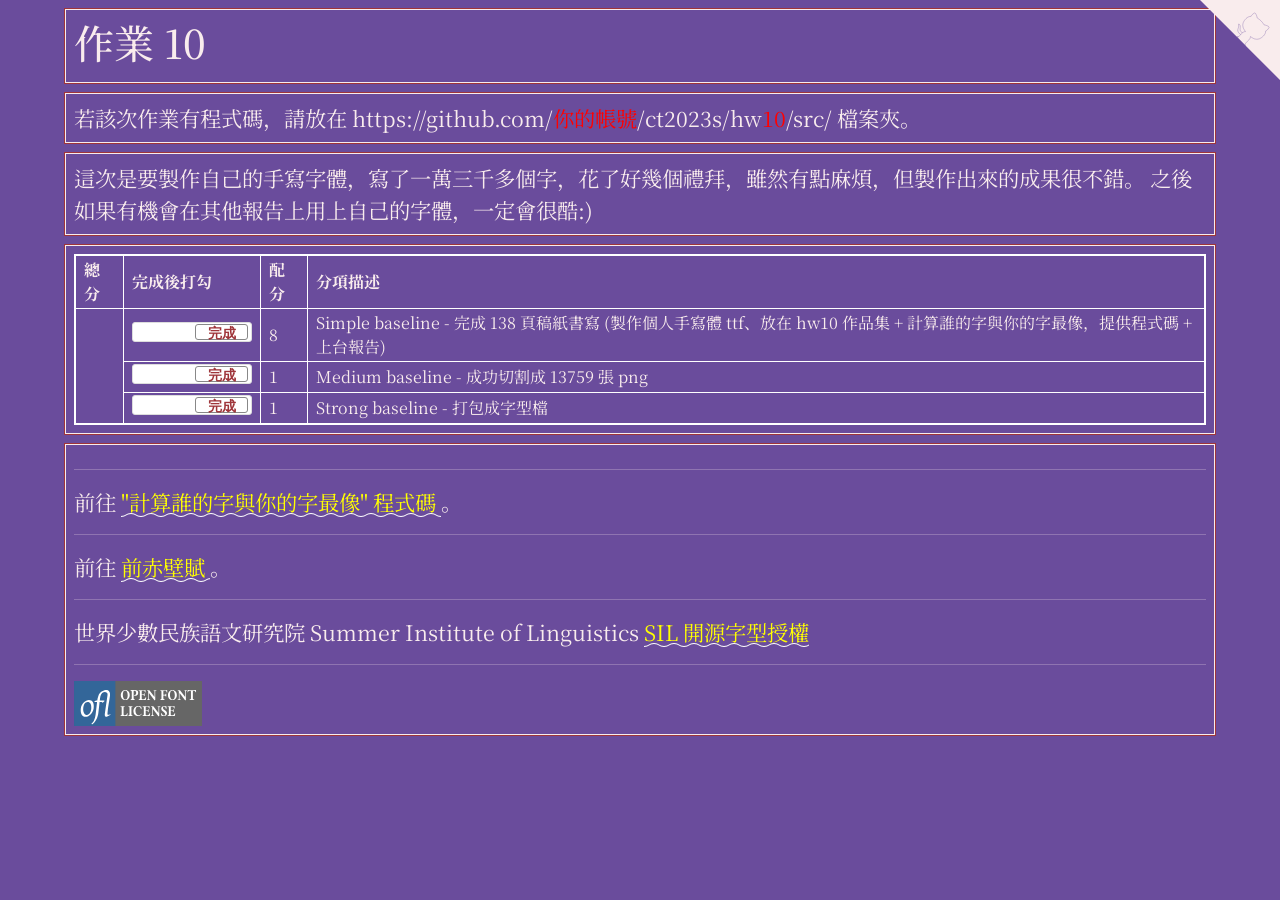
<file: hw10/index.html>
<!doctype html>
<html lang="zh-Hant-TW">
<head>
<!-- Required meta tags -->
<meta charset="utf-8">
<meta name="viewport" content="width=device-width, initial-scale=1">

<!-- D3, jquery -->
<script src="https://d3js.org/d3.v3.min.js" charset="utf-8"></script>
<script src="https://code.jquery.com/jquery-3.6.0.min.js" charset="utf-8"></script>

<!-- Bootstrap CSS -->
<link href="https://cdn.jsdelivr.net/npm/bootstrap@5.1.1/dist/css/bootstrap.min.css" rel="stylesheet">
<script src="https://cdn.jsdelivr.net/npm/bootstrap@5.1.1/dist/js/bootstrap.bundle.min.js"></script>

<title>作品集 Portfolio</title>
<!-- https://alexlenail.me/NN-SVG/about.html -->
<link rel="icon" href="../hw00/favicon.svg"/>
<style type="text/css">
  @import url('https://fonts.googleapis.com/css2?family=Noto+Serif+JP:wght@200&display=swap');

  table {
  border-collapse: collapse;
  border: 2px solid white; /* rgba(217,140,144,1) */
  font-size:  12pt;
  margin-left: auto;
  margin-right: auto;
  }

  td,
  th {
  border: 1px solid white;
  padding: 2px 8px;
  }

  .flipswitch
  {
      position: relative;
      background: white;
      width: 120px;
      height: 20px;
      -webkit-appearance: initial;
      border-radius: 3px;
      -webkit-tap-highlight-color: rgba(0, 0, 0, 0);
      outline:none;
      font-size: 14px;
      font-family: Trebuchet, Arial, sans-serif;
      font-weight: bold;
      cursor:pointer;
      border:1px solid #ddd;
  }
  .flipswitch:after
  {
      position:absolute;
      top:5%;
      display:block; 
      line-height:16px;
      width:45%;
      height:90%;
      background:#fff;
      box-sizing:border-box;
      text-align:center;
      transition: all 0.3s ease-in 0s; 
      color:rgba(159,53,58,1);
      border:#888 1px solid;
      border-radius:3px;
  }
  .flipswitch:after
  {
      left:2%;
      content: "未完成";
  }
  .flipswitch:checked:after
  {
      left:53%;
      content: "完成";
  }

  body {
    background-color: rgb(106, 76, 156); /* #6A4C9C */
    color: rgb(106, 76, 156);
    font-family: 'Noto Serif JP', serif;
  }

  .container-fluid {
    width:  90%;
  }

  .hw12 {
    border: 1px solid rgb(159, 53, 58);
    margin-top: 8px;
    margin-bottom: 8px;
  }

  .twenty {
    border: 1px solid #f9eced;
    color: #f9eced;
    padding: 8px;
    font-size: 16pt;
  }

  .twenty:hover {
      box-shadow: 0 0 5px 3px #f9eced;
      color: cyan; 
      text-shadow: 0 0 6px #FFFFFF, 0 0 6px #000000;
  }

  .github-corner:hover 
  .octo-arm {
    animation: octocat-wave 560ms ease-in-out
  }
  @keyframes octocat-wave {
    0%,100% {
      transform:rotate(0)
    }
    20%,60% {
      transform:rotate(-25deg)
    }
    40%,80% {
      transform:rotate(10deg)
    }
  }
  @media (max-width:500px) {
    .github-corner:hover 
    .octo-arm {
      animation:none
    }

    .github-corner 
    .octo-arm {
      animation: octocat-wave 560ms ease-in-out
    }
  }

  /* 波浪 */
  a {
    color:yellow;
    text-decoration: none; 
    background: url("data:image/svg+xml,%3Csvg xmlns='http://www.w3.org/2000/svg' viewBox='0 0 20 4'%3E%3Cpath fill='none' stroke='%23fff' d='M0 3.5c5 0 5-3 10-3s5 3 10 3 5-3 10-3 5 3 10 3'/%3E%3C/svg%3E") repeat-x 0 100%; 
    background-size:20px auto; 
    animation: waveMove 1s infinite linear;
  }

  a:hover {
    color:#f30;
    text-decoration: none;
    background: none;
    animation: none;
    text-decoration: underline;
    padding:2px 0;
  }
  @keyframes waveMove {
    from { background-position:0 100%; }
    to { background-position:20px 100%; }
  }
  /* 波浪 */
</style>
</head>
<body>
<!-- https://alexlenail.me/NN-SVG/about.html -->
<a href="https://github.com/你的帳號/ct2023s/" class="github-corner" aria-label="View source on Github">
  <svg width="80" height="80" viewBox="0 0 250 250" style="fill:#f9eced; color:#fff; position: absolute; top: 0; border: 0; right: 0;" aria-hidden="true">
    <path d="M0,0 L115,115 L130,115 L142,142 L250,250 L250,0 Z"></path>
    <path d="M128.3,109.0 C113.8,99.7 119.0,89.6 119.0,89.6 C122.0,82.7 120.5,78.6 120.5,78.6 C119.2,72.0 123.4,76.3 123.4,76.3 C127.3,80.9 125.5,87.3 125.5,87.3 C122.9,97.6 130.6,101.9 134.4,103.2" fill="#f9eced" stroke="#6A4C9C" style="transform-origin: 130px 106px;" class="octo-arm"></path>
    <path d="M115.0,115.0 C114.9,115.1 118.7,116.5 119.8,115.4 L133.7,101.6 C136.9,99.2 139.9,98.4 142.2,98.6 C133.8,88.0 127.5,74.4 143.8,58.0 C148.5,53.4 154.0,51.2 159.7,51.0 C160.3,49.4 163.2,43.6 171.4,40.1 C171.4,40.1 176.1,42.5 178.8,56.2 C183.1,58.6 187.2,61.8 190.9,65.4 C194.5,69.0 197.7,73.2 200.1,77.6 C213.8,80.2 216.3,84.9 216.3,84.9 C212.7,93.1 206.9,96.0 205.4,96.6 C205.1,102.4 203.0,107.8 198.3,112.5 C181.9,128.9 168.3,122.5 157.7,114.1 C157.9,116.9 156.7,120.9 152.7,124.9 L141.0,136.5 C139.8,137.7 141.6,141.9 141.8,141.8 Z" fill="#f9eced" stroke="#6A4C9C" class="octo-body"></path>
  </svg>
</a>

<div class="container-fluid">

  <!-- ------------------------------------------------>
  <div class="row hw12">
    <div class="col-md-12 twenty">
      <h1>作業 10</h1>
    </div>
  </div>

  <!-- ------------------------------------------------>
  <div class="row hw12">
    <div class="col-md-12 twenty">
      若該次作業有程式碼，請放在 https://github.com/<span style="color:red;">你的帳號</span>/ct2023s/hw<span style="color:red;">10</span>/src/ 檔案夾。
    </div>
  </div>

  <!-- ------------------------------------------------>
  <div class="row hw12">
    <div class="col-md-12 twenty">
      這次是要製作自己的手寫字體，寫了一萬三千多個字，花了好幾個禮拜，雖然有點麻煩，但製作出來的成果很不錯。
      之後如果有機會在其他報告上用上自己的字體，一定會很酷:)
    </div>
  </div>

  <!-- ------------------------------------------------>
  <div class="row hw12">
    <div class="col-md-12 twenty">
      <table>
        <tr>
          <th>總分</th>
          <th>完成後打勾</th>
          <th>配分</th>
          <th>分項描述</th>
        </tr>
        <tr>
          <td rowspan="7" id="myTotal"></td>
          <td><input type="checkbox" class="flipswitch" id="myCheckbox1" checked></td>
          <td id='m1'>8</td>
          <td>Simple baseline - 完成 138 頁稿紙書寫 (製作個人手寫體 ttf、放在 hw10 作品集 + 計算誰的字與你的字最像，提供程式碼 + 上台報告)</td>
        </tr>
        <tr>
          <td><input type="checkbox" class="flipswitch" id="myCheckbox2" checked></td>
          <td id='m2'>1</td>
          <td>Medium baseline - 成功切割成 13759 張 png </td>
        </tr>
        <tr>
          <td><input type="checkbox" class="flipswitch" id="myCheckbox3" checked></td>
          <td id='m3'>1</td>
          <td>Strong baseline - 打包成字型檔 </td>
        </tr>
      </table>
    </div>
  </div>

  <!-- ------------------------------------------------>
  <div class="row hw12">
    <div class="col-md-12 twenty">
      <hr>
      前往 <a href="https://github.com/beckylei/ct2023s/hw10/src/ " target="_blank"> "計算誰的字與你的字最像" 程式碼 </a>。

      <hr>      
      前往 <a href="final.html"> 前赤壁賦 </a>。

      <hr>

      世界少數民族語文研究院 Summer Institute of Linguistics <a href="https://en.wikipedia.org/wiki/SIL_Open_Font_License"> SIL 開源字型授權</a> 

      <hr>
      <img src="OFL_logo_rect_color.svg" width="128pt" />
    </div>
  </div>

  <!-- ------------------------------------------------>

  <!-- ------------------------------------------------>


<script>
  $(function() {
    var f = function() {
      $(this).next().text($(this).is(':checked') ? '做完' : '未做完');
    };
    $('input').change(f).trigger('change');
  });

  d3.select("#myCheckbox1").on("change",update);
  d3.select("#myCheckbox2").on("change",update);
  d3.select("#myCheckbox3").on("change",update);
  d3.select("#myCheckbox4").on("change",update);
  d3.select("#myCheckbox5").on("change",update);
  d3.select("#myCheckbox6").on("change",update);
  d3.select("#myCheckbox7").on("change",update);

  update();
  
  function update(){

    var score = 0;

    if (d3.select("#myCheckbox1").property("checked")){
      score += parseInt(d3.select('#m1').html());
    }

    if (d3.select("#myCheckbox2").property("checked")){
      score += parseInt(d3.select('#m2').html());   
    }

    if (d3.select("#myCheckbox3").property("checked")){
      score += parseInt(d3.select('#m3').html());   
    }

    d3.select("#myTotal").html(score);    
  }
</script>

</body>
</html>
</file>
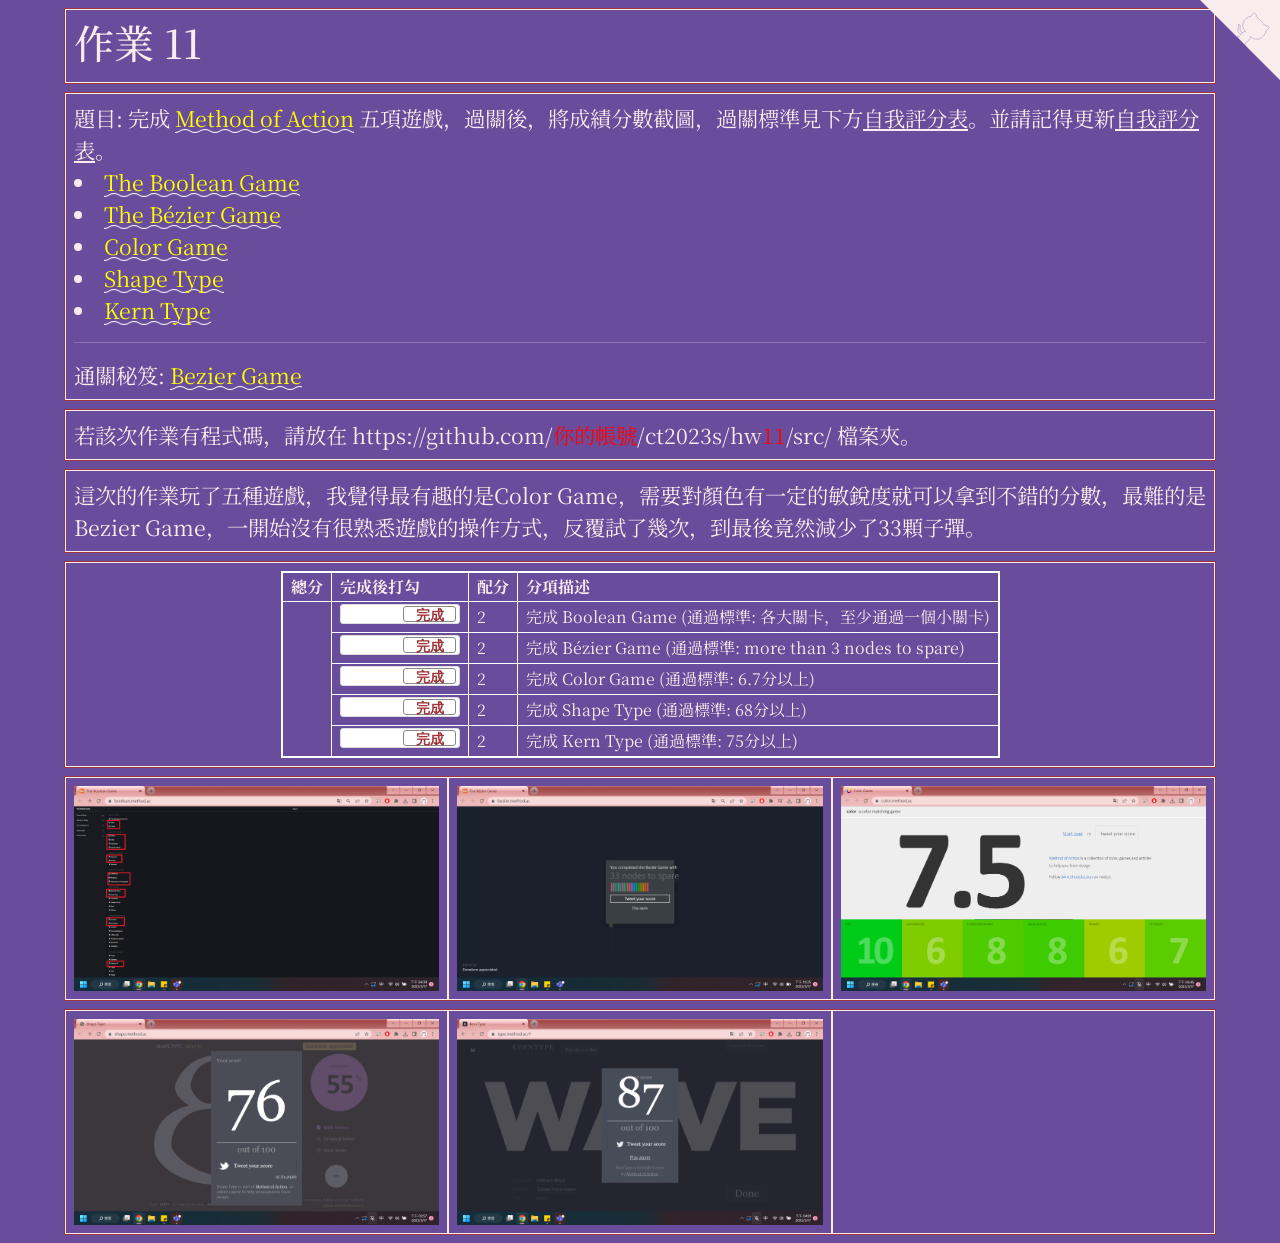
<file: hw11/index.html>
<!doctype html>
<html lang="zh-Hant-TW">
<head>
<!-- Required meta tags -->
<meta charset="utf-8">
<meta name="viewport" content="width=device-width, initial-scale=1">

<!-- D3, jquery -->
<script src="https://d3js.org/d3.v3.min.js" charset="utf-8"></script>
<script src="https://code.jquery.com/jquery-3.6.0.min.js" charset="utf-8"></script>

<!-- Bootstrap CSS -->
<link href="https://cdn.jsdelivr.net/npm/bootstrap@5.1.1/dist/css/bootstrap.min.css" rel="stylesheet">
<script src="https://cdn.jsdelivr.net/npm/bootstrap@5.1.1/dist/js/bootstrap.bundle.min.js"></script>

<title>作品集 Portfolio</title>
<style type="text/css">
  @import url('https://fonts.googleapis.com/css2?family=Noto+Serif+JP:wght@200&display=swap');

  table {
  border-collapse: collapse;
  border: 2px solid white; /* rgba(217,140,144,1) */
  font-size:  12pt;
  margin-left: auto;
  margin-right: auto;
  }

  td,
  th {
  border: 1px solid white;
  padding: 2px 8px;
  }

  .flipswitch
  {
      position: relative;
      background: white;
      width: 120px;
      height: 20px;
      -webkit-appearance: initial;
      border-radius: 3px;
      -webkit-tap-highlight-color: rgba(0, 0, 0, 0);
      outline:none;
      font-size: 14px;
      font-family: Trebuchet, Arial, sans-serif;
      font-weight: bold;
      cursor:pointer;
      border:1px solid #ddd;
  }
  .flipswitch:after
  {
      position:absolute;
      top:5%;
      display:block; 
      line-height:16px;
      width:45%;
      height:90%;
      background:#fff;
      box-sizing:border-box;
      text-align:center;
      transition: all 0.3s ease-in 0s; 
      color:rgba(159,53,58,1);
      border:#888 1px solid;
      border-radius:3px;
  }
  .flipswitch:after
  {
      left:2%;
      content: "未完成";
  }
  .flipswitch:checked:after
  {
      left:53%;
      content: "完成";
  }

  body {
    background-color: rgb(106, 76, 156); /* #6A4C9C */
    color: rgb(106, 76, 156);
    font-family: 'Noto Serif JP', serif;
  }

  .container-fluid {
    width:  90%;
  }

  .hw12 {
    border: 1px solid rgb(159, 53, 58);
    margin-top: 8px;
    margin-bottom: 8px;
  }

  .twenty {
    border: 1px solid #f9eced;
    color: #f9eced;
    padding: 8px;
    font-size: 16pt;
  }

  .twenty:hover {
      box-shadow: 0 0 5px 3px #f9eced;
      color: cyan; 
      text-shadow: 0 0 6px #FFFFFF, 0 0 6px #000000;
  }

  .github-corner:hover 
  .octo-arm {
    animation: octocat-wave 560ms ease-in-out
  }
  @keyframes octocat-wave {
    0%,100% {
      transform:rotate(0)
    }
    20%,60% {
      transform:rotate(-25deg)
    }
    40%,80% {
      transform:rotate(10deg)
    }
  }
  @media (max-width:500px) {
    .github-corner:hover 
    .octo-arm {
      animation:none
    }

    .github-corner 
    .octo-arm {
      animation: octocat-wave 560ms ease-in-out
    }
  }

  /* 波浪 */
  a {
    color:yellow;
    text-decoration: none; 
    background: url("data:image/svg+xml,%3Csvg xmlns='http://www.w3.org/2000/svg' viewBox='0 0 20 4'%3E%3Cpath fill='none' stroke='%23fff' d='M0 3.5c5 0 5-3 10-3s5 3 10 3 5-3 10-3 5 3 10 3'/%3E%3C/svg%3E") repeat-x 0 100%; 
    background-size:20px auto; 
    animation: waveMove 1s infinite linear;
  }

  a:hover {
    color:#f30;
    text-decoration: none;
    background: none;
    animation: none;
    text-decoration: underline;
    padding:2px 0;
  }
  @keyframes waveMove {
    from { background-position:0 100%; }
    to { background-position:20px 100%; }
  }
  /* 波浪 */
</style>
</head>
<body>
<!-- https://alexlenail.me/NN-SVG/about.html -->
<a href="https://github.com/你的帳號/ct2023s/" class="github-corner" aria-label="View source on Github">
  <svg width="80" height="80" viewBox="0 0 250 250" style="fill:#f9eced; color:#fff; position: absolute; top: 0; border: 0; right: 0;" aria-hidden="true">
    <path d="M0,0 L115,115 L130,115 L142,142 L250,250 L250,0 Z"></path>
    <path d="M128.3,109.0 C113.8,99.7 119.0,89.6 119.0,89.6 C122.0,82.7 120.5,78.6 120.5,78.6 C119.2,72.0 123.4,76.3 123.4,76.3 C127.3,80.9 125.5,87.3 125.5,87.3 C122.9,97.6 130.6,101.9 134.4,103.2" fill="#f9eced" stroke="#6A4C9C" style="transform-origin: 130px 106px;" class="octo-arm"></path>
    <path d="M115.0,115.0 C114.9,115.1 118.7,116.5 119.8,115.4 L133.7,101.6 C136.9,99.2 139.9,98.4 142.2,98.6 C133.8,88.0 127.5,74.4 143.8,58.0 C148.5,53.4 154.0,51.2 159.7,51.0 C160.3,49.4 163.2,43.6 171.4,40.1 C171.4,40.1 176.1,42.5 178.8,56.2 C183.1,58.6 187.2,61.8 190.9,65.4 C194.5,69.0 197.7,73.2 200.1,77.6 C213.8,80.2 216.3,84.9 216.3,84.9 C212.7,93.1 206.9,96.0 205.4,96.6 C205.1,102.4 203.0,107.8 198.3,112.5 C181.9,128.9 168.3,122.5 157.7,114.1 C157.9,116.9 156.7,120.9 152.7,124.9 L141.0,136.5 C139.8,137.7 141.6,141.9 141.8,141.8 Z" fill="#f9eced" stroke="#6A4C9C" class="octo-body"></path>
  </svg>
</a>

<div class="container-fluid">

  <!-- ------------------------------------------------>
  <div class="row hw12">
    <div class="col-md-12 twenty">
      <h1>作業 11</h1>
    </div>
  </div>

  <!-- ------------------------------------------------>
  <div class="row hw12">
    <div class="col-md-12 twenty">
      題目: 完成 <a href="https://method.ac/">Method of Action</a> 五項遊戲，過關後，將成績分數截圖，過關標準見下方<u>自我評分表</u>。並請記得更新<u>自我評分表</u>。
      <li><a href="https://boolean.method.ac/">The Boolean Game</a></li>
      <li><a href="https://bezier.method.ac/">The Bézier Game</a></li>
      <li><a href="https://color.method.ac/">Color Game</a></li>
      <li><a href="https://shape.method.ac/">Shape Type</a></li>
      <li><a href="https://type.method.ac/">Kern Type</a></li>
      <hr>
      通關秘笈: <a href="https://www.youtube.com/watch?v=a55tOCUy9oI&list=PLt3hKwTVbgyILYx3lzx6zuI27dgQKSKk-">Bezier Game</a>
    </div>
  </div>

  <!-- ------------------------------------------------>
  <div class="row hw12">
    <div class="col-md-12 twenty">
      若該次作業有程式碼，請放在 https://github.com/<span style="color:red;">你的帳號</span>/ct2023s/hw<span style="color:red;">11</span>/src/ 檔案夾。
    </div>
  </div>

  <!-- ------------------------------------------------>
  <div class="row hw12">
    <div class="col-md-12 twenty">
      這次的作業玩了五種遊戲，我覺得最有趣的是Color Game，需要對顏色有一定的敏銳度就可以拿到不錯的分數，最難的是Bezier Game，一開始沒有很熟悉遊戲的操作方式，反覆試了幾次，到最後竟然減少了33顆子彈。
    </div>
  </div>

  <!-- ------------------------------------------------>
  <div class="row hw12">
    <div class="col-md-12 twenty">
      <table>
        <tr>
          <th>總分</th>
          <th>完成後打勾</th>
          <th>配分</th>
          <th>分項描述</th>
        </tr>
        <tr>
          <td rowspan="7" id="myTotal"></td>
          <td><input type="checkbox" class="flipswitch" id="myCheckbox1" checked></td>
          <td id='m1'>2</td>
          <td>完成 Boolean Game (通過標準: 各大關卡，至少通過一個小關卡)</td>
        </tr>
        <tr>
          <td><input type="checkbox" class="flipswitch" id="myCheckbox2" checked></td>
          <td id='m2'>2</td>
          <td>完成 Bézier Game (通過標準: more than 3 nodes to spare)</td>
        </tr>
        <tr>
          <td><input type="checkbox" class="flipswitch" id="myCheckbox3" checked></td>
          <td id='m3'>2</td>
          <td>完成 Color Game (通過標準: 6.7分以上)</td>
        </tr>
        <tr>
          <td><input type="checkbox" class="flipswitch" id="myCheckbox4" checked></td>
          <td id='m4'>2</td>
          <td>完成 Shape Type (通過標準: 68分以上)</td>
        </tr>
        <tr>
          <td><input type="checkbox" class="flipswitch" id="myCheckbox5" checked></td>
          <td id='m5'>2</td>
          <td>完成 Kern Type (通過標準: 75分以上)</td>
        </tr>
      </table>
    </div>
  </div>

  <!-- ------------------------------------------------>
  <div class="row hw12">
    <div class="col-md-4 twenty">
      <a href="./boolean.png"> <img src="./boolean.png" width="100%" /></a>
    </div>
    <div class="col-md-4 twenty">
      <!--
      <video id="video1" style="width:100%;max-width:100%;" controls="">
        <source src="https://www.w3schools.com/html/mov_bbb.mp4" type="video/mp4">
      </video>
      -->
      <img src="./bezier.png" width="100%" />
    </div>
    <div class="col-md-4 twenty">
      <img src="./color.png" width="100%" />
    </div>
  </div>

  <!-- ------------------------------------------------>
  <div class="row hw12">
    <div class="col-md-4 twenty">
      <img src="./shape.png" width="100%" />
    </div>
    <div class="col-md-4 twenty">
      <img src="./kern.png" width="100%" />
    </div>
    <div class="col-md-4 twenty">
      <!-- 無 -->
    </div>
  </div>



  <!-- ------------------------------------------------>


<script>
  $(function() {
    var f = function() {
      $(this).next().text($(this).is(':checked') ? '做完' : '未做完');
    };
    $('input').change(f).trigger('change');
  });

  d3.select("#myCheckbox1").on("change",update);
  d3.select("#myCheckbox2").on("change",update);
  d3.select("#myCheckbox3").on("change",update);
  d3.select("#myCheckbox4").on("change",update);
  d3.select("#myCheckbox5").on("change",update);

  update();
  
  function update(){

    var score = 0;

    if (d3.select("#myCheckbox1").property("checked")){
      score += parseInt(d3.select('#m1').html());
    }

    if (d3.select("#myCheckbox2").property("checked")){
      score += parseInt(d3.select('#m2').html());   
    }

    if (d3.select("#myCheckbox3").property("checked")){
      score += parseInt(d3.select('#m3').html());   
    }

    if (d3.select("#myCheckbox4").property("checked")){
      score += parseInt(d3.select('#m4').html());   
    }

    if (d3.select("#myCheckbox5").property("checked")){
      score += parseInt(d3.select('#m5').html());   
    }



    d3.select("#myTotal").html(score);    
  }
</script>

</body>
</html>
</file>
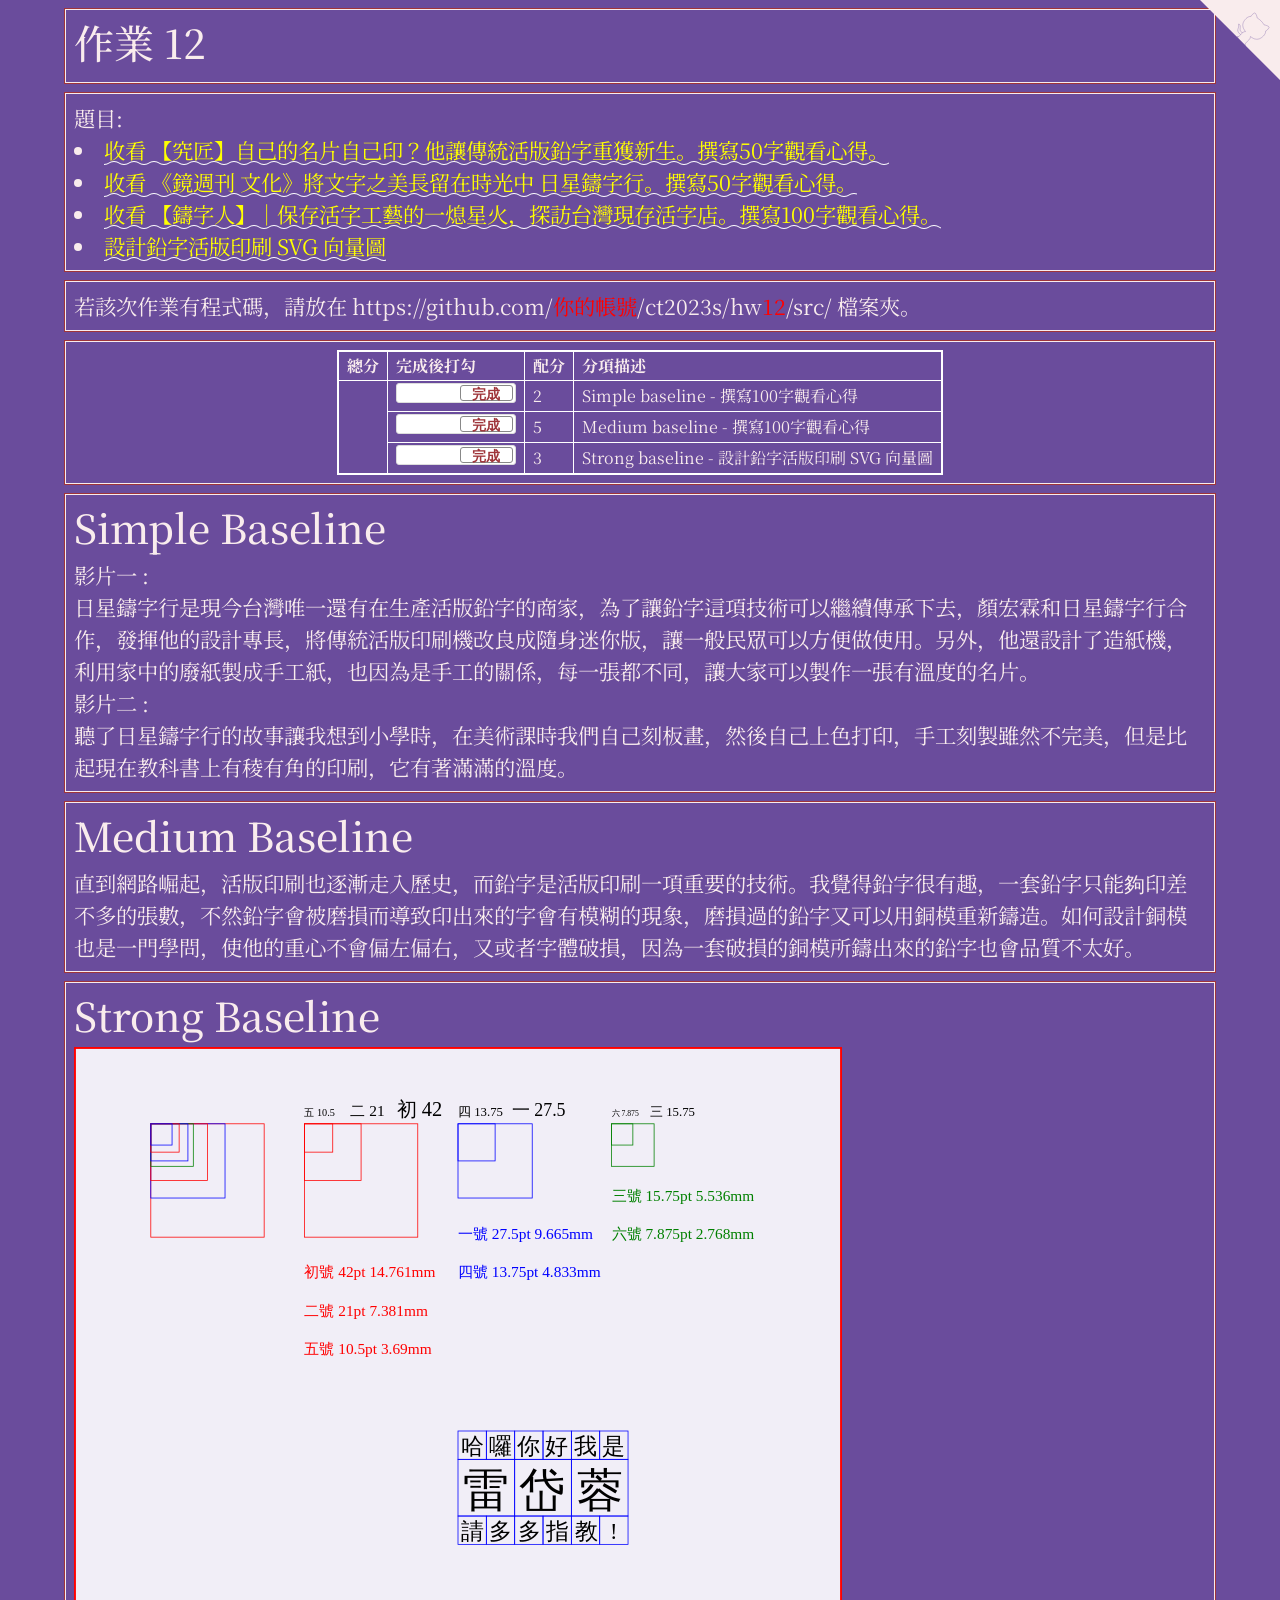
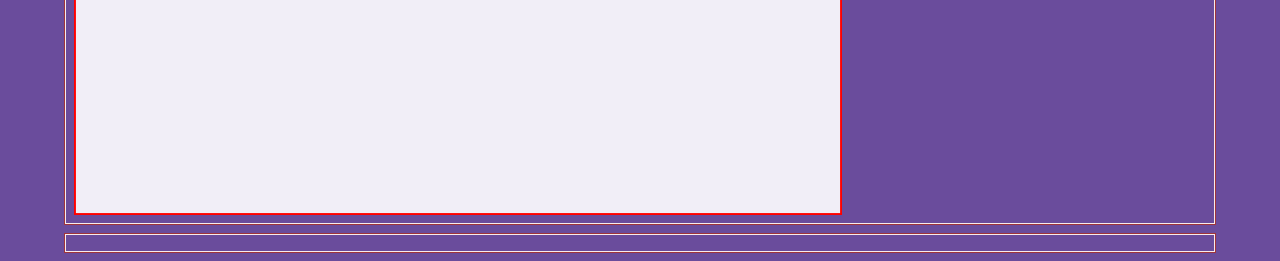
<file: hw12/index.html>
<!doctype html>
<html lang="zh-Hant-TW">
<head>
<!-- Required meta tags -->
<meta charset="utf-8">
<meta name="viewport" content="width=device-width, initial-scale=1">

<!-- D3, jquery -->
<script src="https://d3js.org/d3.v3.min.js" charset="utf-8"></script>
<script src="https://code.jquery.com/jquery-3.6.0.min.js" charset="utf-8"></script>

<!-- Bootstrap CSS -->
<link href="https://cdn.jsdelivr.net/npm/bootstrap@5.1.1/dist/css/bootstrap.min.css" rel="stylesheet">
<script src="https://cdn.jsdelivr.net/npm/bootstrap@5.1.1/dist/js/bootstrap.bundle.min.js"></script>

<title>作品集 Portfolio</title>
<!-- https://alexlenail.me/NN-SVG/about.html -->
<link rel="icon" href="../hw00/favicon.svg"/>
<style type="text/css">
  @import url('https://fonts.googleapis.com/css2?family=Noto+Serif+JP:wght@200&display=swap');

  table {
  border-collapse: collapse;
  border: 2px solid white; /* rgba(217,140,144,1) */
  font-size:  12pt;
  margin-left: auto;
  margin-right: auto;
  }

  td,
  th {
  border: 1px solid white;
  padding: 2px 8px;
  }

  .flipswitch
  {
      position: relative;
      background: white;
      width: 120px;
      height: 20px;
      -webkit-appearance: initial;
      border-radius: 3px;
      -webkit-tap-highlight-color: rgba(0, 0, 0, 0);
      outline:none;
      font-size: 14px;
      font-family: Trebuchet, Arial, sans-serif;
      font-weight: bold;
      cursor:pointer;
      border:1px solid #ddd;
  }
  .flipswitch:after
  {
      position:absolute;
      top:5%;
      display:block; 
      line-height:16px;
      width:45%;
      height:90%;
      background:#fff;
      box-sizing:border-box;
      text-align:center;
      transition: all 0.3s ease-in 0s; 
      color:rgba(159,53,58,1);
      border:#888 1px solid;
      border-radius:3px;
  }
  .flipswitch:after
  {
      left:2%;
      content: "未完成";
  }
  .flipswitch:checked:after
  {
      left:53%;
      content: "完成";
  }

  body {
    background-color: rgb(106, 76, 156); /* #6A4C9C */
    color: rgb(106, 76, 156);
    font-family: 'Noto Serif JP', serif;
  }

  .container-fluid {
    width:  90%;
  }

  .hw12 {
    border: 1px solid rgb(159, 53, 58);
    margin-top: 8px;
    margin-bottom: 8px;
  }

  .twenty {
    border: 1px solid #f9eced;
    color: #f9eced;
    padding: 8px;
    font-size: 16pt;
  }

  .twenty:hover {
      box-shadow: 0 0 5px 3px #f9eced;
      color: cyan; 
      text-shadow: 0 0 6px #FFFFFF, 0 0 6px #000000;
  }

  .github-corner:hover 
  .octo-arm {
    animation: octocat-wave 560ms ease-in-out
  }
  @keyframes octocat-wave {
    0%,100% {
      transform:rotate(0)
    }
    20%,60% {
      transform:rotate(-25deg)
    }
    40%,80% {
      transform:rotate(10deg)
    }
  }
  @media (max-width:500px) {
    .github-corner:hover 
    .octo-arm {
      animation:none
    }

    .github-corner 
    .octo-arm {
      animation: octocat-wave 560ms ease-in-out
    }
  }

  /* 波浪 */
  a {
    color:yellow;
    text-decoration: none; 
    background: url("data:image/svg+xml,%3Csvg xmlns='http://www.w3.org/2000/svg' viewBox='0 0 20 4'%3E%3Cpath fill='none' stroke='%23fff' d='M0 3.5c5 0 5-3 10-3s5 3 10 3 5-3 10-3 5 3 10 3'/%3E%3C/svg%3E") repeat-x 0 100%; 
    background-size:20px auto; 
    animation: waveMove 1s infinite linear;
  }

  a:hover {
    color:#f30;
    text-decoration: none;
    background: none;
    animation: none;
    text-decoration: underline;
    padding:2px 0;
  }
  @keyframes waveMove {
    from { background-position:0 100%; }
    to { background-position:20px 100%; }
  }
  /* 波浪 */
</style>
</head>
<body>
<!-- https://alexlenail.me/NN-SVG/about.html -->
<a href="https://github.com/你的帳號/ct2023s/" class="github-corner" aria-label="View source on Github">
  <svg width="80" height="80" viewBox="0 0 250 250" style="fill:#f9eced; color:#fff; position: absolute; top: 0; border: 0; right: 0;" aria-hidden="true">
    <path d="M0,0 L115,115 L130,115 L142,142 L250,250 L250,0 Z"></path>
    <path d="M128.3,109.0 C113.8,99.7 119.0,89.6 119.0,89.6 C122.0,82.7 120.5,78.6 120.5,78.6 C119.2,72.0 123.4,76.3 123.4,76.3 C127.3,80.9 125.5,87.3 125.5,87.3 C122.9,97.6 130.6,101.9 134.4,103.2" fill="#f9eced" stroke="#6A4C9C" style="transform-origin: 130px 106px;" class="octo-arm"></path>
    <path d="M115.0,115.0 C114.9,115.1 118.7,116.5 119.8,115.4 L133.7,101.6 C136.9,99.2 139.9,98.4 142.2,98.6 C133.8,88.0 127.5,74.4 143.8,58.0 C148.5,53.4 154.0,51.2 159.7,51.0 C160.3,49.4 163.2,43.6 171.4,40.1 C171.4,40.1 176.1,42.5 178.8,56.2 C183.1,58.6 187.2,61.8 190.9,65.4 C194.5,69.0 197.7,73.2 200.1,77.6 C213.8,80.2 216.3,84.9 216.3,84.9 C212.7,93.1 206.9,96.0 205.4,96.6 C205.1,102.4 203.0,107.8 198.3,112.5 C181.9,128.9 168.3,122.5 157.7,114.1 C157.9,116.9 156.7,120.9 152.7,124.9 L141.0,136.5 C139.8,137.7 141.6,141.9 141.8,141.8 Z" fill="#f9eced" stroke="#6A4C9C" class="octo-body"></path>
  </svg>
</a>

<div class="container-fluid">

  <!-- ------------------------------------------------>
  <div class="row hw12">
    <div class="col-md-12 twenty">
      <h1>作業 12</h1>
    </div>
  </div>

  <!-- ------------------------------------------------>
  <div class="row hw12">
    <div class="col-md-12 twenty">
      題目:
      <li><a href="https://youtu.be/fSVQ6Fo5ttQ">收看 【究匠】自己的名片自己印？他讓傳統活版鉛字重獲新生。撰寫50字觀看心得。</a></li>
      <li><a href="https://youtu.be/EgAfpSDBrEg">收看 《鏡週刊 文化》將文字之美長留在時光中 日星鑄字行。撰寫50字觀看心得。</a></li>
      <li><a href="https://youtu.be/hhezZGfNX9Y">收看 【鑄字人】│保存活字工藝的一熄星火，探訪台灣現存活字店。撰寫100字觀看心得。</a></li>
      <li><a href="https://imccp.com/typefoundry/">設計鉛字活版印刷 SVG 向量圖</a></li>
    </div>
  </div>

  <!-- ------------------------------------------------>
  <div class="row hw12">
    <div class="col-md-12 twenty">
      若該次作業有程式碼，請放在 https://github.com/<span style="color:red;">你的帳號</span>/ct2023s/hw<span style="color:red;">12</span>/src/ 檔案夾。
    </div>
  </div>


  <!-- ------------------------------------------------>
  <div class="row hw12">
    <div class="col-md-12 twenty">
      <table>
        <tr>
          <th>總分</th>
          <th>完成後打勾</th>
          <th>配分</th>
          <th>分項描述</th>
        </tr>
        <tr>
          <td rowspan="7" id="myTotal"></td>
          <td><input type="checkbox" class="flipswitch" id="myCheckbox1" checked></td>
          <td id='m1'>2</td>
          <td>Simple baseline - 撰寫100字觀看心得</td>
        </tr>
        <tr>
          <td><input type="checkbox" class="flipswitch" id="myCheckbox2" checked></td>
          <td id='m2'>5</td>
          <td>Medium baseline - 撰寫100字觀看心得 </td>
        </tr>
        <tr>
          <td><input type="checkbox" class="flipswitch" id="myCheckbox3" checked></td>
          <td id='m3'>3</td>
          <td>Strong baseline - 設計鉛字活版印刷 SVG 向量圖 </td>
        </tr>
      </table>
    </div>
  </div>

  <!-- ------------------------------------------------>
  <div class="row hw12">
    <div class="col-md-12 twenty">
      <h1>Simple Baseline</h1>
      影片一 :<br>
	日星鑄字行是現今台灣唯一還有在生產活版鉛字的商家，為了讓鉛字這項技術可以繼續傳承下去，顏宏霖和日星鑄字行合作，發揮他的設計專長，將傳統活版印刷機改良成隨身迷你版，讓一般民眾可以方便做使用。另外，他還設計了造紙機，利用家中的廢紙製成手工紙，也因為是手工的關係，每一張都不同，讓大家可以製作一張有溫度的名片。<br>
	影片二 :<br>
	聽了日星鑄字行的故事讓我想到小學時，在美術課時我們自己刻板畫，然後自己上色打印，手工刻製雖然不完美，但是比起現在教科書上有稜有角的印刷，它有著滿滿的溫度。

    </div>
  </div>

  <!-- ------------------------------------------------>
  <div class="row hw12">
    <div class="col-md-12 twenty">
      <h1>Medium Baseline</h1>
      直到網路崛起，活版印刷也逐漸走入歷史，而鉛字是活版印刷一項重要的技術。我覺得鉛字很有趣，一套鉛字只能夠印差不多的張數，不然鉛字會被磨損而導致印出來的字會有模糊的現象，磨損過的鉛字又可以用銅模重新鑄造。如何設計銅模也是一門學問，使他的重心不會偏左偏右，又或者字體破損，因為一套破損的銅模所鑄出來的鉛字也會品質不太好。
    </div>
  </div>

  <!-- ------------------------------------------------>
  <div class="row hw12">
    <div class="col-md-12 twenty">
      <h1>Strong Baseline</h1>
      <img src="./stamp.svg" width="768">
    </div>
  </div>


  <!-- ------------------------------------------------>
  <div class="row hw12">
    <div class="col-md-12 twenty">
    <!--       
      <video id="video1" style="width:100%;max-width:100%;" controls="">
        <source src="https://www.w3schools.com/html/mov_bbb.mp4" type="video/mp4">
      </video> 
    -->
    </div>
  </div>

  <!-- ------------------------------------------------>

  <!-- ------------------------------------------------>


<script>
  $(function() {
    var f = function() {
      $(this).next().text($(this).is(':checked') ? '做完' : '未做完');
    };
    $('input').change(f).trigger('change');
  });

  d3.select("#myCheckbox1").on("change",update);
  d3.select("#myCheckbox2").on("change",update);
  d3.select("#myCheckbox3").on("change",update);
  d3.select("#myCheckbox4").on("change",update);
  d3.select("#myCheckbox5").on("change",update);
  d3.select("#myCheckbox6").on("change",update);
  d3.select("#myCheckbox7").on("change",update);

  update();
  
  function update(){

    var score = 0;

    if (d3.select("#myCheckbox1").property("checked")){
      score += parseInt(d3.select('#m1').html());
    }

    if (d3.select("#myCheckbox2").property("checked")){
      score += parseInt(d3.select('#m2').html());   
    }

    if (d3.select("#myCheckbox3").property("checked")){
      score += parseInt(d3.select('#m3').html());   
    }

    d3.select("#myTotal").html(score);    
  }
</script>

</body>
</html>
</file>
<file: hw04/css/mystyle.css>
@font-face{
    font-family: OFont;
    src: url(../src/OFont.otf) format('opentype');
}
</file>
<file: hw05/style.css>
.Block{
    border-style: solid;
    border-width: 1px;
    padding: 20px 20px;
    font-size: 26px;
    font-family: Arial;
    text-align: left;
    margin: 20px 30px;
}

.Center{
    display: block;
    margin: 5px auto;
}

.Inline{
    display: inline-block;
    flex-direction: column;
    margin: 5px 5px;
}

.Color{
    color: #FFFFFF;
    border-color: #FFFFFF;
    background-color: #7B5DAD;
}









table {
    border-collapse: collapse;
    border: 2px solid white; /* rgba(217,140,144,1) */
    font-size:  12pt;
    margin-left: auto;
    margin-right: auto;
    }
  
    td,
    th {
    border: 1px solid white;
    padding: 2px 8px;
    }
  
    .flipswitch
    {
        position: relative;
        background: white;
        width: 120px;
        height: 20px;
        -webkit-appearance: initial;
        border-radius: 3px;
        -webkit-tap-highlight-color: rgba(0, 0, 0, 0);
        outline:none;
        font-size: 14px;
        font-family: Trebuchet, Arial, sans-serif;
        font-weight: bold;
        cursor:pointer;
        border:1px solid #ddd;
    }
    .flipswitch:after
    {
        position:absolute;
        top:5%;
        display:block; 
        line-height:16px;
        width:45%;
        height:90%;
        background:#fff;
        box-sizing:border-box;
        text-align:center;
        transition: all 0.3s ease-in 0s; 
        color:rgba(159,53,58,1);
        border:#888 1px solid;
        border-radius:3px;
    }
    .flipswitch:after
    {
        left:2%;
        content: "未完成";
    }
    .flipswitch:checked:after
    {
        left:53%;
        content: "完成";
    }
  
    body {
      background-color: rgb(106, 76, 156); /* #6A4C9C */
      color: rgb(106, 76, 156);
      font-family: 'Noto Serif JP', serif;
    }
  
    .container-fluid {
      width:  90%;
    }
  
    .hw12 {
      border: 1px solid rgb(159, 53, 58);
      margin-top: 8px;
      margin-bottom: 8px;
    }
  
    .twenty {
      border: 1px solid #f9eced;
      color: #f9eced;
      padding: 8px;
      font-size: 16pt;
    }
  
    .twenty:hover {
        box-shadow: 0 0 5px 3px #f9eced;
        color: cyan; 
        text-shadow: 0 0 6px #FFFFFF, 0 0 6px #000000;
    }
  
  
    .github-corner:hover 
    .octo-arm {
      animation: octocat-wave 560ms ease-in-out
    }
    @keyframes octocat-wave {
      0%,100% {
        transform:rotate(0)
      }
      20%,60% {
        transform:rotate(-25deg)
      }
      40%,80% {
        transform:rotate(10deg)
      }
    }
    @media (max-width:500px) {
      .github-corner:hover 
      .octo-arm {
        animation:none
      }
  
      .github-corner 
      .octo-arm {
        animation: octocat-wave 560ms ease-in-out
      }
    }
</file>
